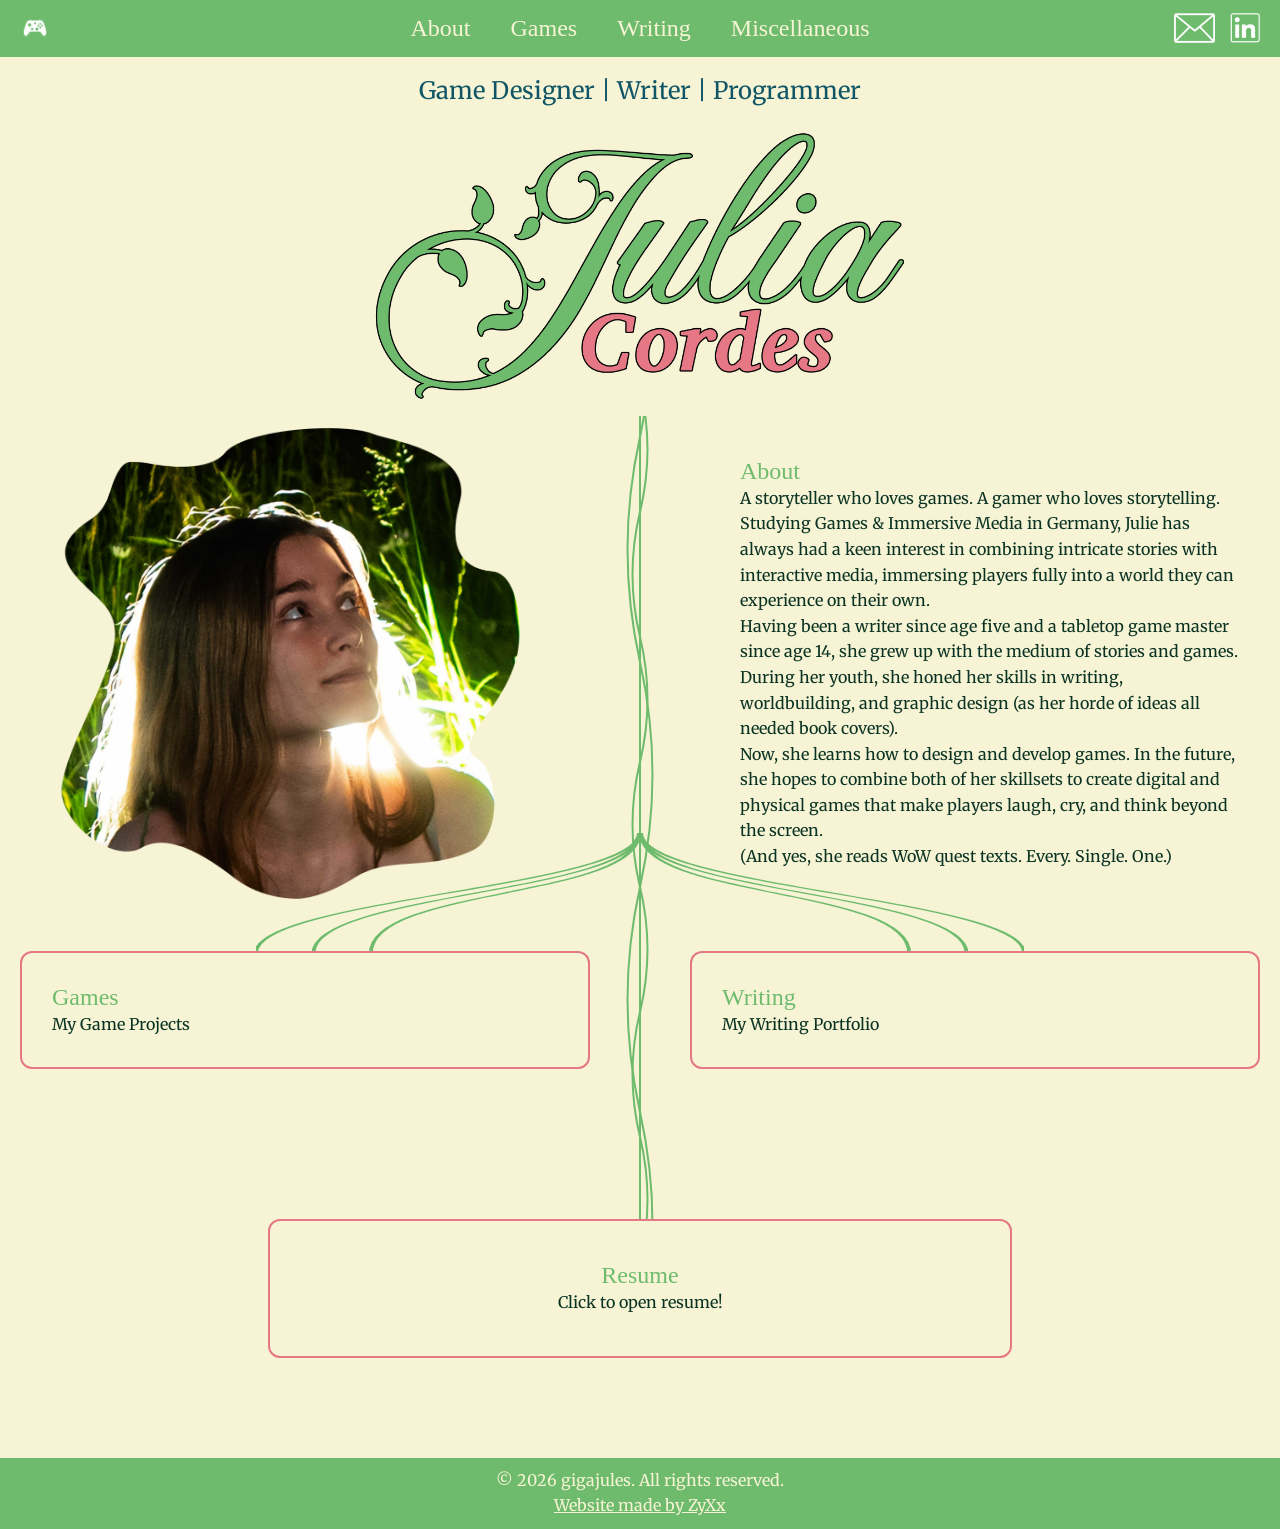
<file: index.html>
<!DOCTYPE html>
<html lang="en">

<head>
    <meta charset="UTF-8">
    <link rel="icon" href="img/logo.png" type="image/x-icon">
    <meta name="viewport" content="width=device-width, initial-scale=1.0">
    <title>Portfolio</title>
    <link rel="stylesheet" href="style/basestyle.css">
    <link rel="stylesheet" href="style/indexstyle.css">
    <link rel="stylesheet" href="style/navbar.css">
    <link rel="preconnect" href="https://fonts.googleapis.com">
    <link rel="preconnect" href="https://fonts.gstatic.com" crossorigin>
    <link href="https://fonts.googleapis.com/css2?family=Tapestry&display=swap" rel="stylesheet">
    <link href="https://fonts.googleapis.com/css2?family=Alegreya:ital,wght@0,400..900;1,400..900&display=swap"
        rel="stylesheet">
</head>

<body>
    <header>
    <nav class="main-nav">
        <a href="./index.html" class="nav-logo"><img src="img/logo.png" alt="Logo"></a>
        
        <ul class="nav-list">
            <li><a href="./index.html" class="nav-link">About</a></li>
            <li><a href="./pages/games.html" class="nav-link">Games</a></li>
            <li><a href="./pages/writing.html" class="nav-link">Writing</a></li>
            <li><a href="./pages/misc.html" class="nav-link">Miscellaneous</a></li>
        </ul>
        
        <ul class="social-list">
            <li><a href="mailto:juliacordes265@gmail.com" target="_blank"><img src="img/mail.png" alt="Email"></a></li>
            <li><a href="https://www.linkedin.com/in/julia-cordes-853bbb320/" target="_blank"><img src="img/linkedin.png" alt="LinkedIn"></a></li>
        </ul>
    </nav>
</header>

    <main>
        <h3 class="pre-title center">Game Designer | Writer | Programmer</h3>
        <img class="center" src="./img/JuliaName.png" alt="zentriertes Bild" height="300px">

        <!-- Haupt-Wrapper, der die Linie zentriert -->
        <div class="tree-wrapper">

            <!-- Die durchgehende Linie (mittlerer Ast) -->
            <div class="center-line">
                <svg class="stem-svg" preserveAspectRatio="none" viewBox="0 0 10 1000">
                    <defs>
                        <pattern id="stem-pattern" width="10" height="140" patternUnits="userSpaceOnUse">
                            <!-- Längere, sanftere Bögen durch eine größere Musterhöhe (140px statt 60px) -->
                            <path d="M5,0 Q10,35 5,70 Q0,105 5,140" stroke="var(--color-accent-green)" stroke-width="2"
                                fill="none" stroke-linecap="round" />
                        </pattern>
                    </defs>
                    <rect width="10" height="100%" fill="url(#stem-pattern)" />
                </svg>
            </div>
            <section class="about">
                <div class="about-img">
                    <img src="img/JuliePic.jpg" alt="Profile Picture" class="mask-layer">
                </div>
                <div class="about-text">
                    <h2>About</h2>
                    <p>A storyteller who loves games. A gamer who loves storytelling.
                        <br>Studying Games & Immersive Media in Germany, Julie has always had a keen interest in
                        combining intricate stories with interactive media, immersing players fully into a world they can experience on their own.
                        <br>Having been a writer since age five and a tabletop game master since age 14, she grew up
                        with the medium of stories and games. During her youth, she honed her skills in writing,
                        worldbuilding, and graphic design (as her horde of ideas all needed book covers).
                        <br>Now, she learns how to design and develop games. In the future, she hopes to combine both of
                        her skillsets to create digital and physical games that make players laugh, cry, and think
                        beyond the screen.
                        <br>(And yes, she reads WoW quest texts. Every. Single. One.)
                    </p>
                </div>
            </section>

            <section class="split-section">
                <a href="./pages/games.html" class="split-box left-branch">
                    <!-- <div class="preview-wrapper"></div> -->
                    <h2>Games</h2>
                    <p>My Game Projects</p>
                </a>

                <a href="./pages/writing.html" class="split-box right-branch">
                    <!-- <div class="preview-wrapper"></div> -->
                    <h2>Writing</h2>
                    <p>My Writing Portfolio</p>
                </a>
            </section>

            <section class="final-section">
                <a href="./docs/JuliaCordes_Resume.pdf" class="final-box">
                    <h2>Resume</h2>
                    <p>Click to open resume!</p>
                </a>
            </section>

        </div>
    </main>

    <footer>
        <p class="footer-text">&copy; 2026 gigajules. All rights reserved.</p>
        <a href="https://blog.zyxxcreative.de" target="_blank" class="footer-text">Website made by ZyXx</a>
    </footer>
</body>

</html>
</file>
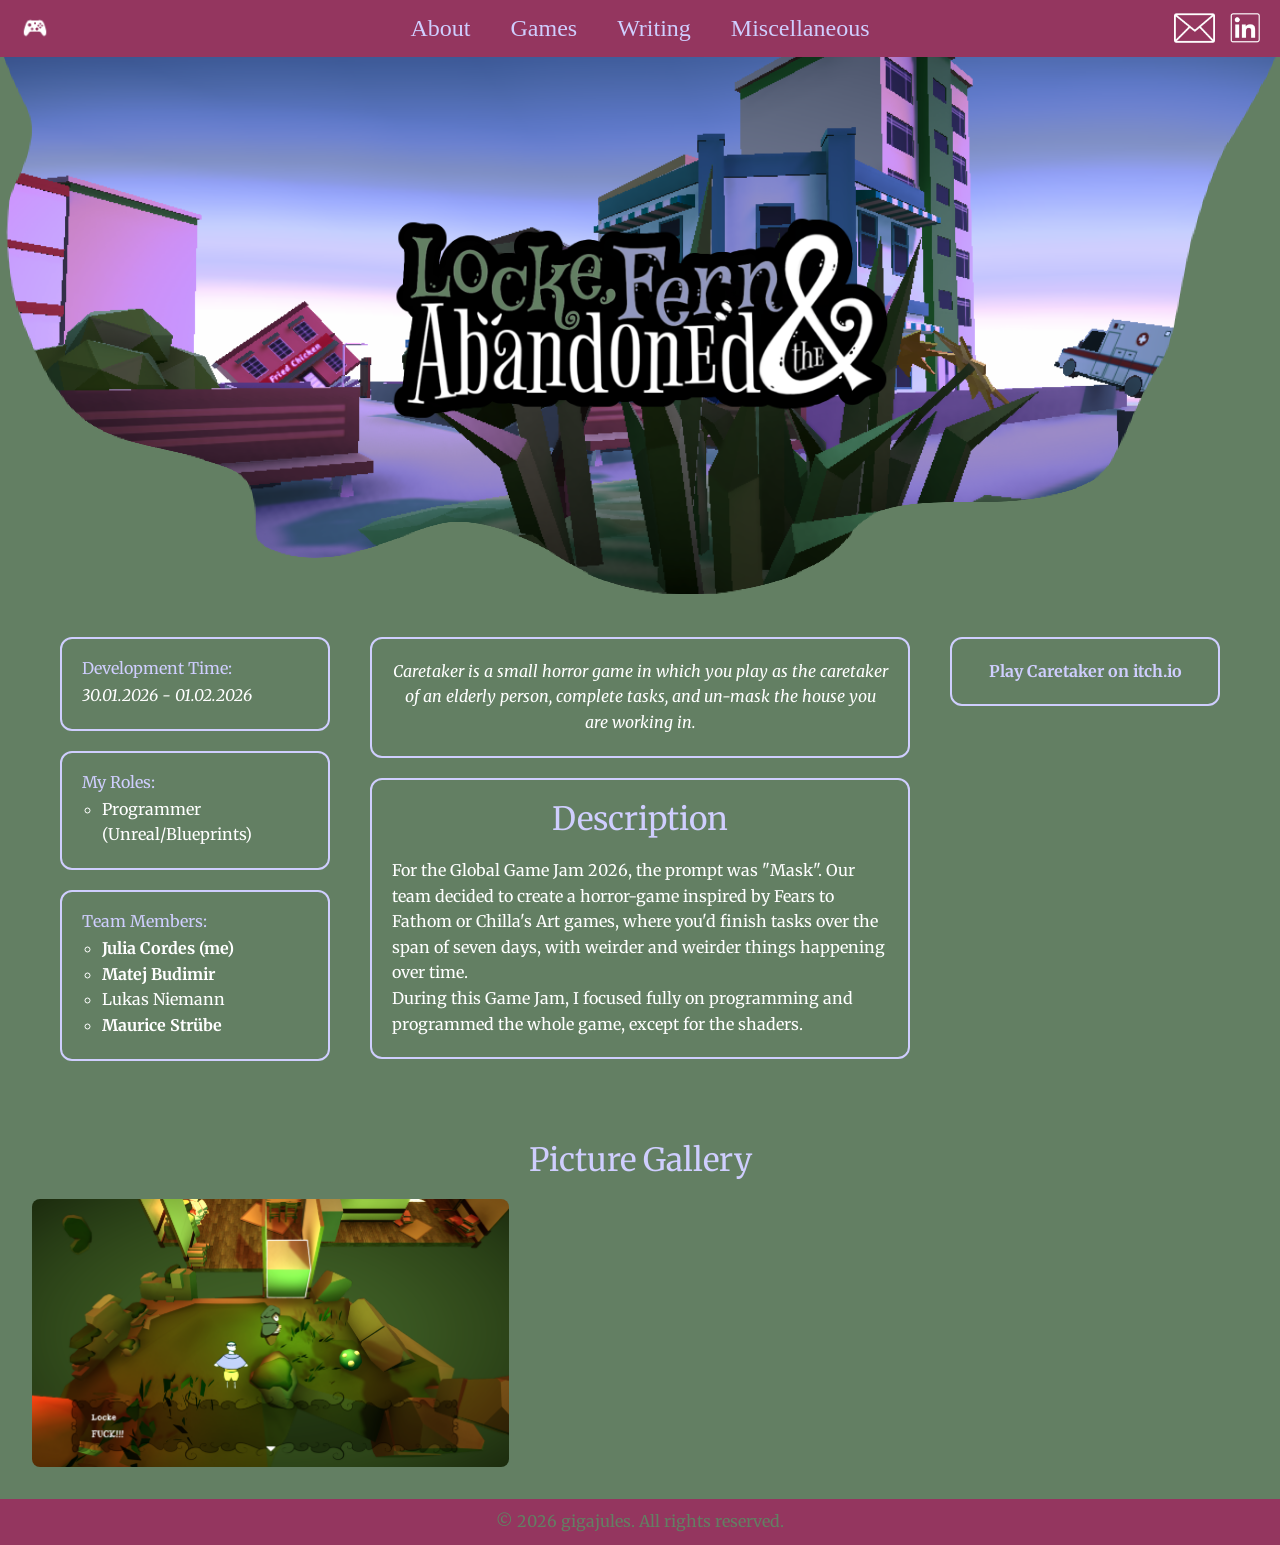
<file: pages/caretaker.html>
<!DOCTYPE html>
<html lang="en">
    <head>
        <meta charset="UTF-8">
        <link rel="icon" href="../img/logo.png" type="image/x-icon">
        <meta name="viewport" content="width=device-width, initial-scale=1.0">
        <title>Portfolio</title>
        <link rel="stylesheet" href="../style/basestyle.css">
        <link rel="stylesheet" href="../style/navbar.css">
        <link rel="stylesheet" href="../style/gameprojectstyle.css">
        <link rel="preconnect" href="https://fonts.googleapis.com">
        <link rel="preconnect" href="https://fonts.gstatic.com" crossorigin>
        <link href="https://fonts.googleapis.com/css2?family=Tapestry&display=swap" rel="stylesheet">
        <link href="https://fonts.googleapis.com/css2?family=Alegreya:ital,wght@0,400..900;1,400..900&display=swap" rel="stylesheet">
        <style>
        :root {
            --color-bg: #637f63;
            --color-accent-green: #94365f;
            --color-title: #cfcefe;
            --color-text: #ffffff;
            --hero-bg: url('../img/LockeFernHero.png');
        }
        </style>
    </head>
    <body>
        <header>
            <nav class="main-nav">
                <a href="../index.html" class="nav-logo"><img src="../img/logo.png" alt="Logo"></a>

                <ul class="nav-list">
                    <li><a href="../index.html" class="nav-link">About</a></li>
                    <li><a href="./games.html" class="nav-link">Games</a></li>
                    <li><a href="./writing.html" class="nav-link">Writing</a></li>
                    <li><a href="./misc.html" class="nav-link">Miscellaneous</a></li>
                </ul>

                <ul class="social-list">
                    <li><a href="mailto:juliacordes265@gmail.com" target="_blank"><img src="../img/mail.png" alt="Email"></a></li>
                    <li><a href="https://www.linkedin.com/in/julia-cordes-853bbb320/" target="_blank"><img src="../img/linkedin.png" alt="LinkedIn"></a></li>
                </ul>
            </nav>
        </header>
        <main>
            <section class="project-hero">
                <div class="hero-bg"></div>
                <img src="../img/LockeFernLogo.png" alt="LockeFern Logo" class="hero-logo">
            </section>
            <section class="project-details">
                <!-- LINKE SPALTE -->
                <div class="col-left">
                    <div class="info-box">
                        <p><h4>Development Time:</h4></p>
                        <p><i>30.01.2026 - 01.02.2026</i></p>
                    </div>
                    <div class="info-box">
                        <p><h4>My Roles:</h4></p>
                        <ul>
                            <li>Programmer (Unreal/Blueprints)</li>
                        </ul>
                    </div>
                    <div class="info-box">
                        <p><h4>Team Members:</h4></p>
                        <ul>
                            <li><a href=https://www.linkedin.com/in/julia-cordes-853bbb320/>Julia Cordes (me)</a></li>
                            <li><a href="https://www.linkedin.com/in/matbudimir//">Matej Budimir</a></li>
                            <li>Lukas Niemann</li>
                            <li><a href="https://www.linkedin.com/in/maurice-str%C3%BCbe-a808b0401/">Maurice Strübe</a></li>
                        </ul>
                    </div>
                </div>
            
                <!-- MITTLERE SPALTE -->
                <div class="col-center">
                    <div class="info-box">
                        <p class="center"><i>Caretaker is a small horror game in which you play as the caretaker of an elderly person, complete tasks, and un-mask the house you are working in.</i></p>
                    </div>
                    <div class="info-box">
                        <h1 class="center">Description</h1>
                        <p>For the Global Game Jam 2026, the prompt was "Mask". Our team decided to create a horror-game inspired by Fears to Fathom or Chilla's Art games, where you'd finish tasks over the span of seven days, with weirder and weirder things happening over time. 
                            <br>During this Game Jam, I focused fully on programming and programmed the whole game, except for the shaders.
                        </p>
                    </div>
                </div>
            
                <!-- RECHTE SPALTE -->
                <div class="col-right">
                    <div class="info-box steam-link center">
                        <a href="https://muqmuq.itch.io/locke-fern-and-the-abandoned" target="_blank">Play Caretaker on itch.io</a>
                    </div>
                </div>
            
            </section>
            <section class="screenshot-gallery">
                <h1 class="center">Picture Gallery</h1>
                <div class="screenshot-grid">
                    <img src="../img/LockeFernPic3.png" alt="Gallery 5" class="span-2">
                </div>
            </section>
        </main>
        <footer>
            <p class="footer-text">&copy; 2026 gigajules. All rights reserved.</p>
        </footer>
        <div id="lightbox" class="lightbox">
            <span class="lightbox-close">&times;</span>
            <img class="lightbox-content" id="lightbox-img">
        </div>
        <script src="../script/script.js"></script>
    </body>
</html>
</file>
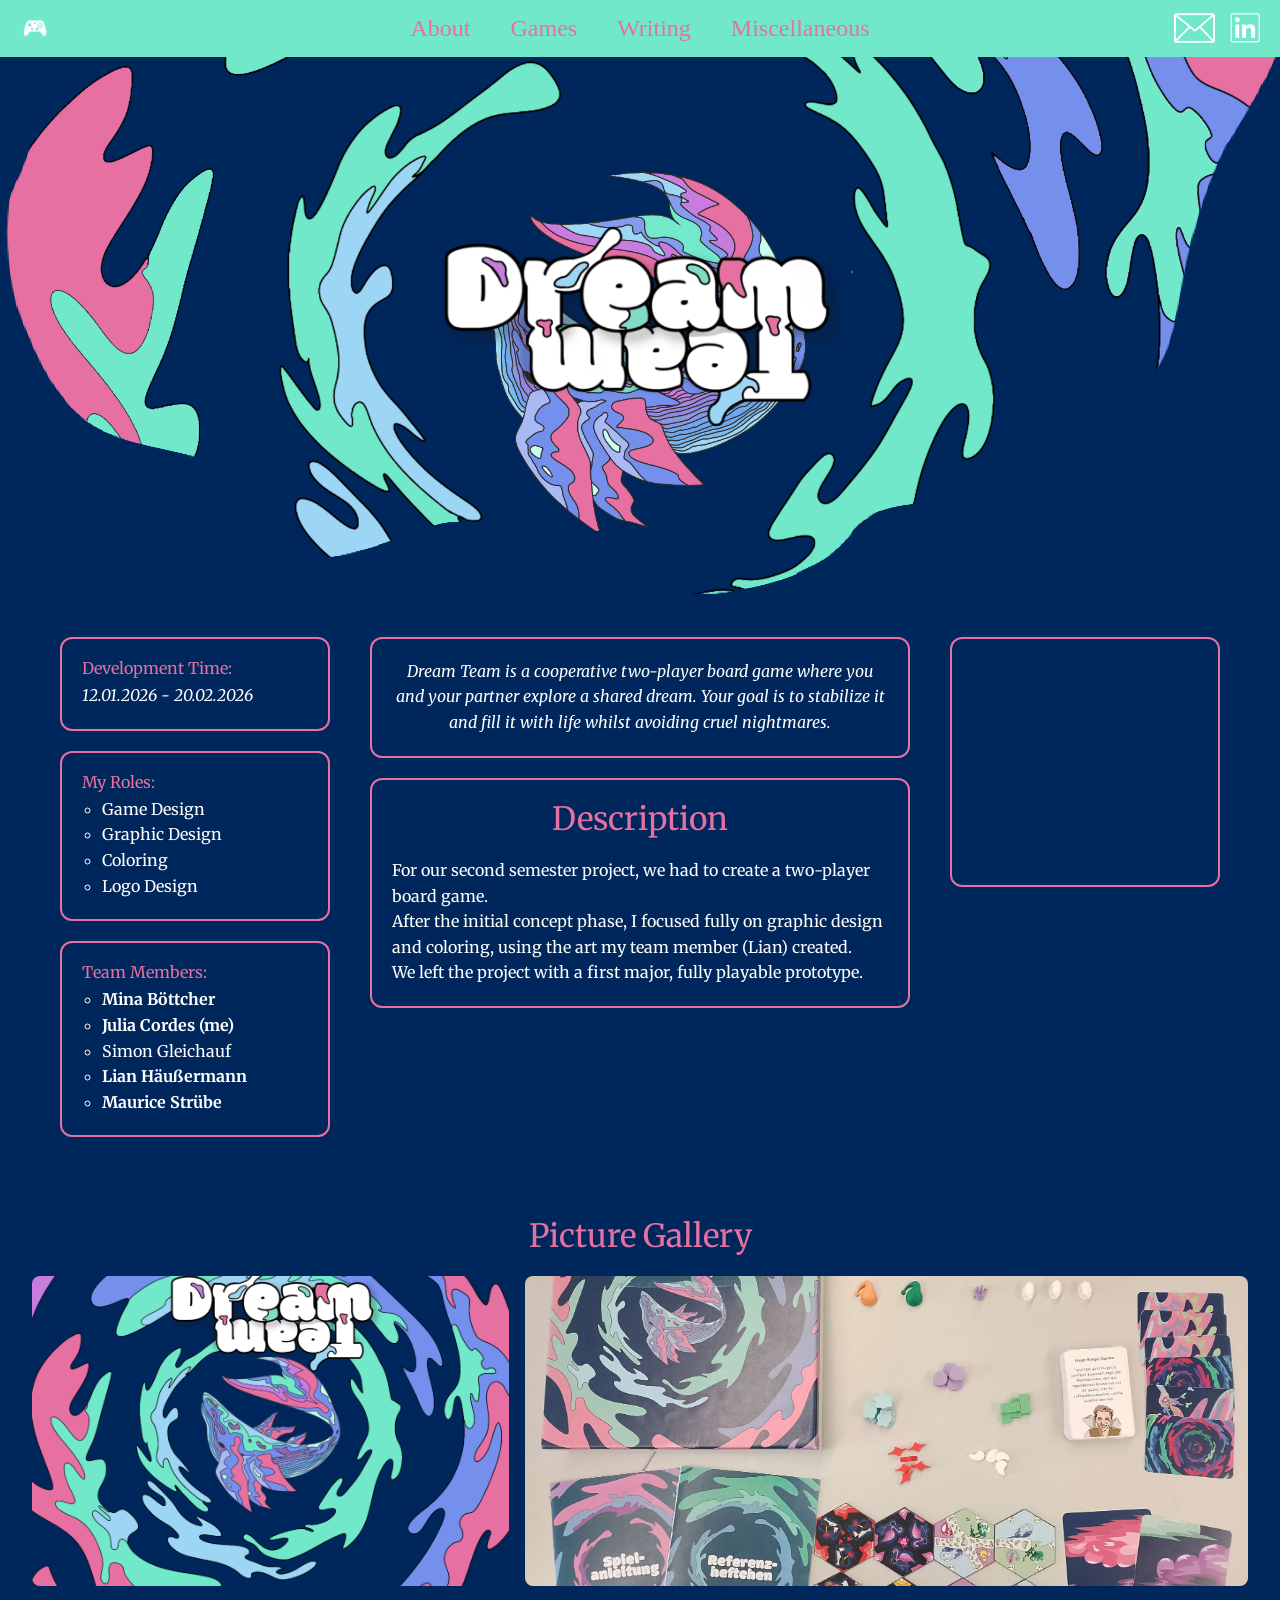
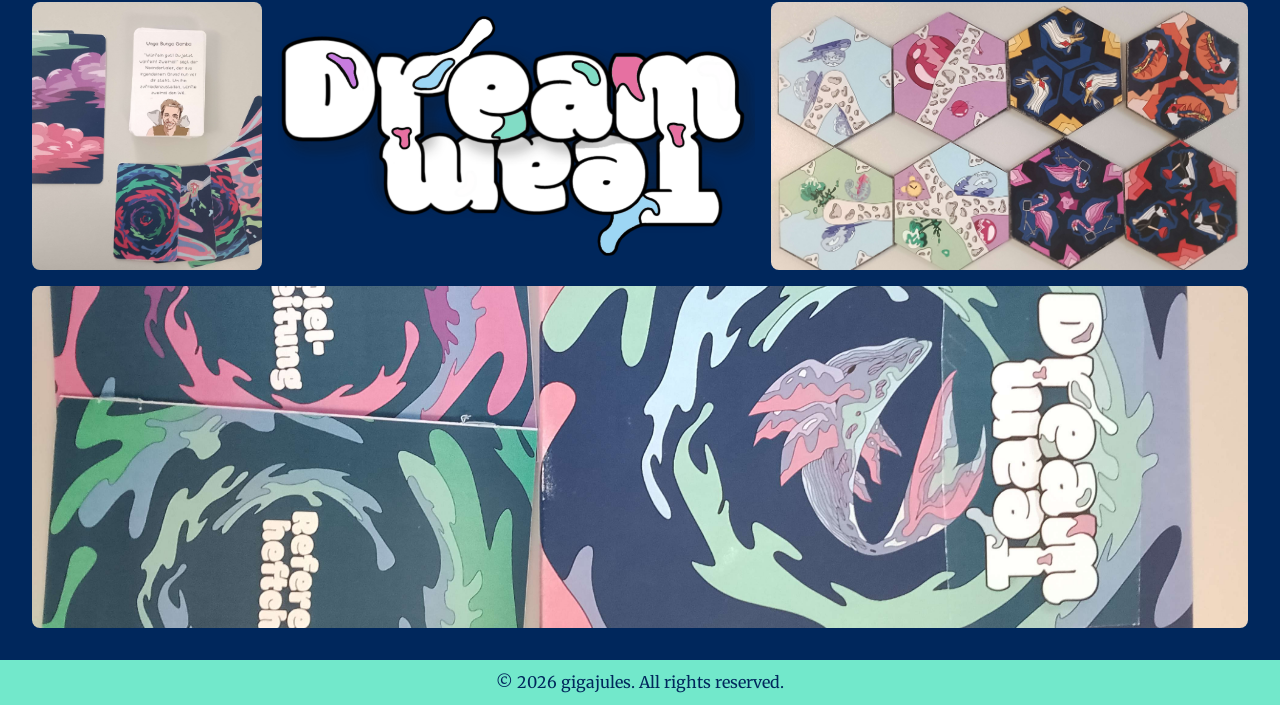
<file: pages/dreamteam.html>
<!DOCTYPE html>
<html lang="en">
    <head>
        <meta charset="UTF-8">
        <link rel="icon" href="../img/logo.png" type="image/x-icon">
        <meta name="viewport" content="width=device-width, initial-scale=1.0">
        <title>Portfolio</title>
        <link rel="stylesheet" href="../style/basestyle.css">
        <link rel="stylesheet" href="../style/navbar.css">
        <link rel="stylesheet" href="../style/gameprojectstyle.css">
        <link rel="preconnect" href="https://fonts.googleapis.com">
        <link rel="preconnect" href="https://fonts.gstatic.com" crossorigin>
        <link href="https://fonts.googleapis.com/css2?family=Tapestry&display=swap" rel="stylesheet">
        <link href="https://fonts.googleapis.com/css2?family=Alegreya:ital,wght@0,400..900;1,400..900&display=swap" rel="stylesheet">
        <style>
        :root {
            --color-bg: #00275c;
            --color-accent-green: #72e8cb;
            --color-title: #e670a1;
            --color-text: #ffffff;
            --hero-bg: url('../img/DreamTeamHeroNew.png');
        }
        </style>
    </head>
    <body>
        <header>
            <nav class="main-nav">
                <a href="../index.html" class="nav-logo"><img src="../img/logo.png" alt="Logo"></a>

                <ul class="nav-list">
                    <li><a href="../index.html" class="nav-link">About</a></li>
                    <li><a href="./games.html" class="nav-link">Games</a></li>
                    <li><a href="./writing.html" class="nav-link">Writing</a></li>
                    <li><a href="./misc.html" class="nav-link">Miscellaneous</a></li>
                </ul>

                <ul class="social-list">
                    <li><a href="mailto:juliacordes265@gmail.com" target="_blank"><img src="../img/mail.png" alt="Email"></a></li>
                    <li><a href="https://www.linkedin.com/in/julia-cordes-853bbb320/" target="_blank"><img src="../img/linkedin.png" alt="LinkedIn"></a></li>
                </ul>
            </nav>
        </header>
        <main>
            <section class="project-hero">
                <div class="hero-bg"></div>
                <img src="../img/DreamTeamLogo.png" alt="DreamTeam Logo" class="hero-logo">
            </section>
            <section class="project-details">
                <!-- LINKE SPALTE -->
                <div class="col-left">
                    <div class="info-box">
                        <p><h4>Development Time:</h4></p>
                        <p><i>12.01.2026 - 20.02.2026</i></p>
                    </div>
                    <div class="info-box">
                        <p><h4>My Roles:</h4></p>
                        <ul>
                            <li>Game Design</li>
                            <li>Graphic Design</li>
                            <li>Coloring</li>
                            <li>Logo Design</li>
                        </ul>
                    </div>
                    <div class="info-box">
                        <p><h4>Team Members:</h4></p>
                        <ul>
                            <li><a href=https://www.linkedin.com/in/mina-luna-b%C3%B6ttcher>Mina Böttcher</a></li>
                            <li><a href=https://www.linkedin.com/in/julia-cordes-853bbb320>Julia Cordes (me)</a></li>
                            <li>Simon Gleichauf</li>
                            <li><a href="https://www.linkedin.com/in/lian-h%C3%A4u%C3%9Fermann-33394b357/">Lian Häußermann</a></li>
                            <li><a href="https://www.linkedin.com/in/maurice-str%C3%BCbe-a808b0401/">Maurice Strübe</a></li>
                        </ul>
                    </div>
                </div>
            
                <!-- MITTLERE SPALTE -->
                <div class="col-center">
                    <div class="info-box">
                        <p class="center"><i>Dream Team is a cooperative two-player board game where you and your partner explore a shared dream. Your goal is to stabilize it and fill it with life whilst avoiding cruel nightmares.</i></p>
                    </div>
                    <div class="info-box">
                        <h1 class="center">Description</h1>
                        <p>For our second semester project, we had to create a two-player board game. 
                            <br>After the initial concept phase, I focused fully on graphic design and coloring, using the art my team member (Lian) created.
                            <br>We left the project with a first major, fully playable prototype.
                        </p>
                    </div>
                </div>
            
                <!-- RECHTE SPALTE -->
                <div class="col-right">
                    <div class="video-container">
                        <!-- Das iframe auf 100% Breite setzen, damit es ins Grid passt -->
                        <iframe width="100%" height="250" src="https://www.youtube.com/embed/your-video-id" frameborder="0" allowfullscreen></iframe>
                    </div>
                </div>
            
            </section>
            <section class="screenshot-gallery">
                <h1 class="center">Picture Gallery</h1>
                <div class="screenshot-grid">
                    <img src="../img/DreamTeam_BoxCover.png" alt="Gallery 5" class="span-2">
                    <img src="../img/DreamTeam_Overview.jpg" alt="Gallery 6" class="span-3">
                    <img src="../img/DreamTeam_Cards.jpg" alt="Gallery8" class="span-1">
                    <img src="../img/DreamTeamLogo.png" alt="Gallery 3" class="span-2">
                    <img src="../img/DreamTeam_Hexas.jpg" alt="Gallery 4" class="span-2">
                    <img src="../img/DreamTeam_BoxHeftchen.jpg" alt="Gallery 1" class="span-5">
                </div>
            </section>
        </main>
        <footer>
            <p class="footer-text">&copy; 2026 gigajules. All rights reserved.</p>
        </footer>
        <div id="lightbox" class="lightbox">
            <span class="lightbox-close">&times;</span>
            <img class="lightbox-content" id="lightbox-img">
        </div>
        <script src="../script/script.js"></script>
    </body>
</html>
</file>
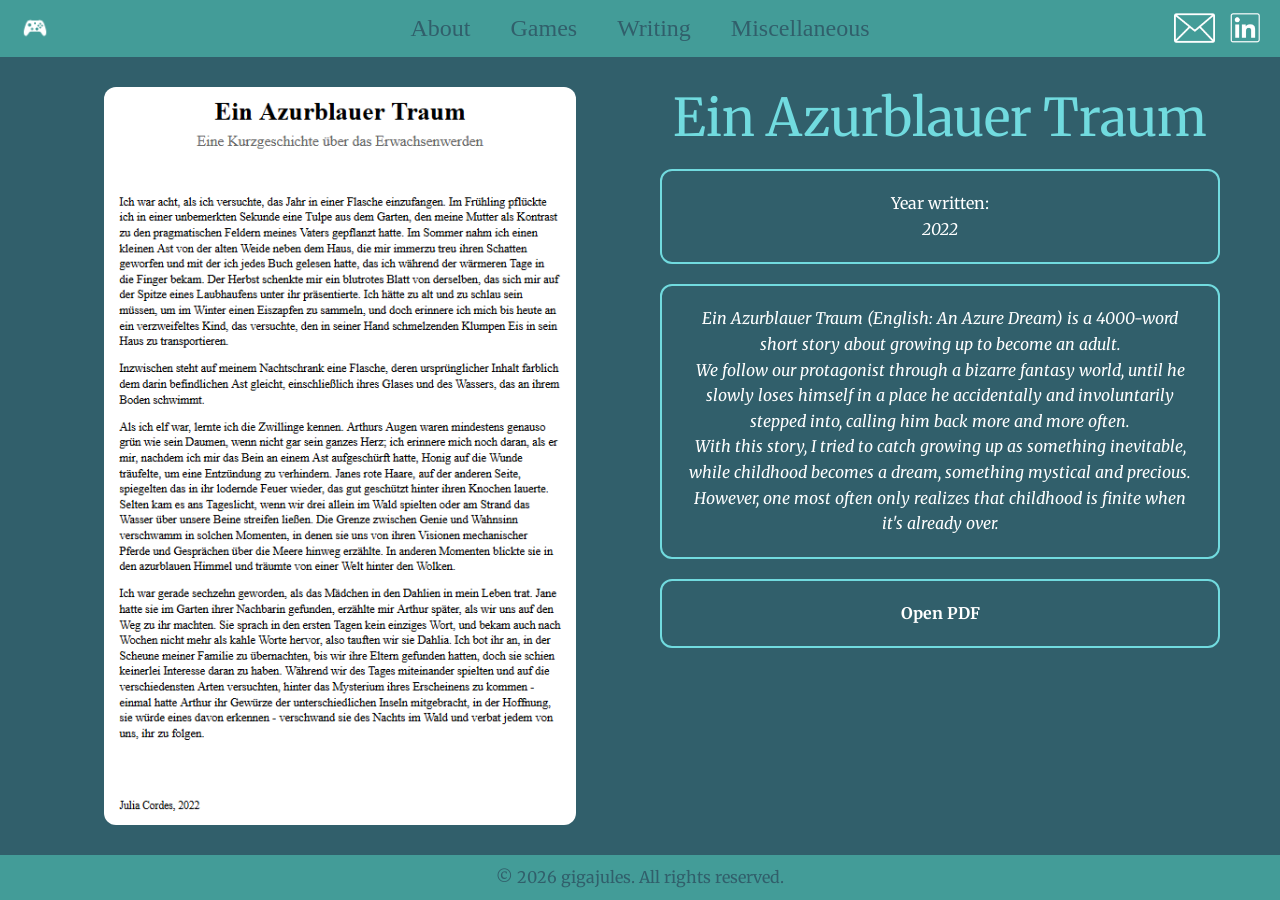
<file: pages/einazurblauertraum.html>
<!DOCTYPE html>
<html lang="en">
    <head>
        <meta charset="UTF-8">
        <link rel="icon" href="../img/logo.png" type="image/x-icon">
        <meta name="viewport" content="width=device-width, initial-scale=1.0">
        <title>Portfolio</title>
        <link rel="stylesheet" href="../style/basestyle.css">
        <link rel="stylesheet" href="../style/navbar.css">
        <link rel="stylesheet" href="../style/writingprojectstyle.css">
        <link rel="preconnect" href="https://fonts.googleapis.com">
        <link rel="preconnect" href="https://fonts.gstatic.com" crossorigin>
        <link href="https://fonts.googleapis.com/css2?family=Tapestry&display=swap" rel="stylesheet">
        <link href="https://fonts.googleapis.com/css2?family=Alegreya:ital,wght@0,400..900;1,400..900&display=swap" rel="stylesheet">
        <style>
        :root {
            --color-bg: #315f6b;
            --color-accent-green: #439c98;
            --color-title: #71dbdf;
            --color-text: #ffffff;
            --hero-bg: url('../img/InertiaHero.jpg');
        }
        </style>
    </head>
    <body>
        <header>
            <nav class="main-nav">
                <a href="../index.html" class="nav-logo"><img src="../img/logo.png" alt="Logo"></a>

                <ul class="nav-list">
                    <li><a href="../index.html" class="nav-link">About</a></li>
                    <li><a href="./games.html" class="nav-link">Games</a></li>
                    <li><a href="./writing.html" class="nav-link">Writing</a></li>
                    <li><a href="./misc.html" class="nav-link">Miscellaneous</a></li>
                </ul>

                <ul class="social-list">
                    <li><a href="mailto:juliacordes265@gmail.com" target="_blank"><img src="../img/mail.png" alt="Email"></a></li>
                    <li><a href="https://www.linkedin.com/in/julia-cordes-853bbb320/" target="_blank"><img src="../img/linkedin.png" alt="LinkedIn"></a></li>
                </ul>
            </nav>
        </header>
        <main>
            <section class="project-details">
                <!-- LINKE SPALTE -->
                <div class="col-left">
                    <a href="../docs/EinAzurblauerTraum.pdf" target="_blank" class="image-link">
                        <img src="../img/EinAzurblauerTraumPreview.png" alt="Mikrokosmos Cover" class="preview-image">
                    </a>
                </div>
                <!-- RECHTE SPALTE -->
                <div class="col-right">
                    <h1 class="title center">Ein Azurblauer Traum</h1>
                    <div class="info-box">
                        <p class="date center">Year written: <i>2022</i></p>
                    </div>
                    <div class="info-box">
                        <p class="project-description center"><i>Ein Azurblauer Traum (English: An Azure Dream) is a 4000-word short story about growing up to become an adult.
                            <br>We follow our protagonist through a bizarre fantasy world, until he slowly loses himself in a place he accidentally and involuntarily stepped into, calling him back more and more often.
                            <br>With this story, I tried to catch growing up as something inevitable, while childhood becomes a dream, something mystical and precious. However, one most often only realizes that childhood is finite when it's already over.
                        </i></p>
                    </div>
                    <a href="../docs/EinAzurblauerTraum.pdf" target="_blank" class="info-box center download-box">
                        Open PDF
                    </a>
                </div>
            
            </section>
        </main>
        <footer>
            <p class="footer-text">&copy; 2026 gigajules. All rights reserved.</p>
        </footer>
    </body>
</html>
</file>
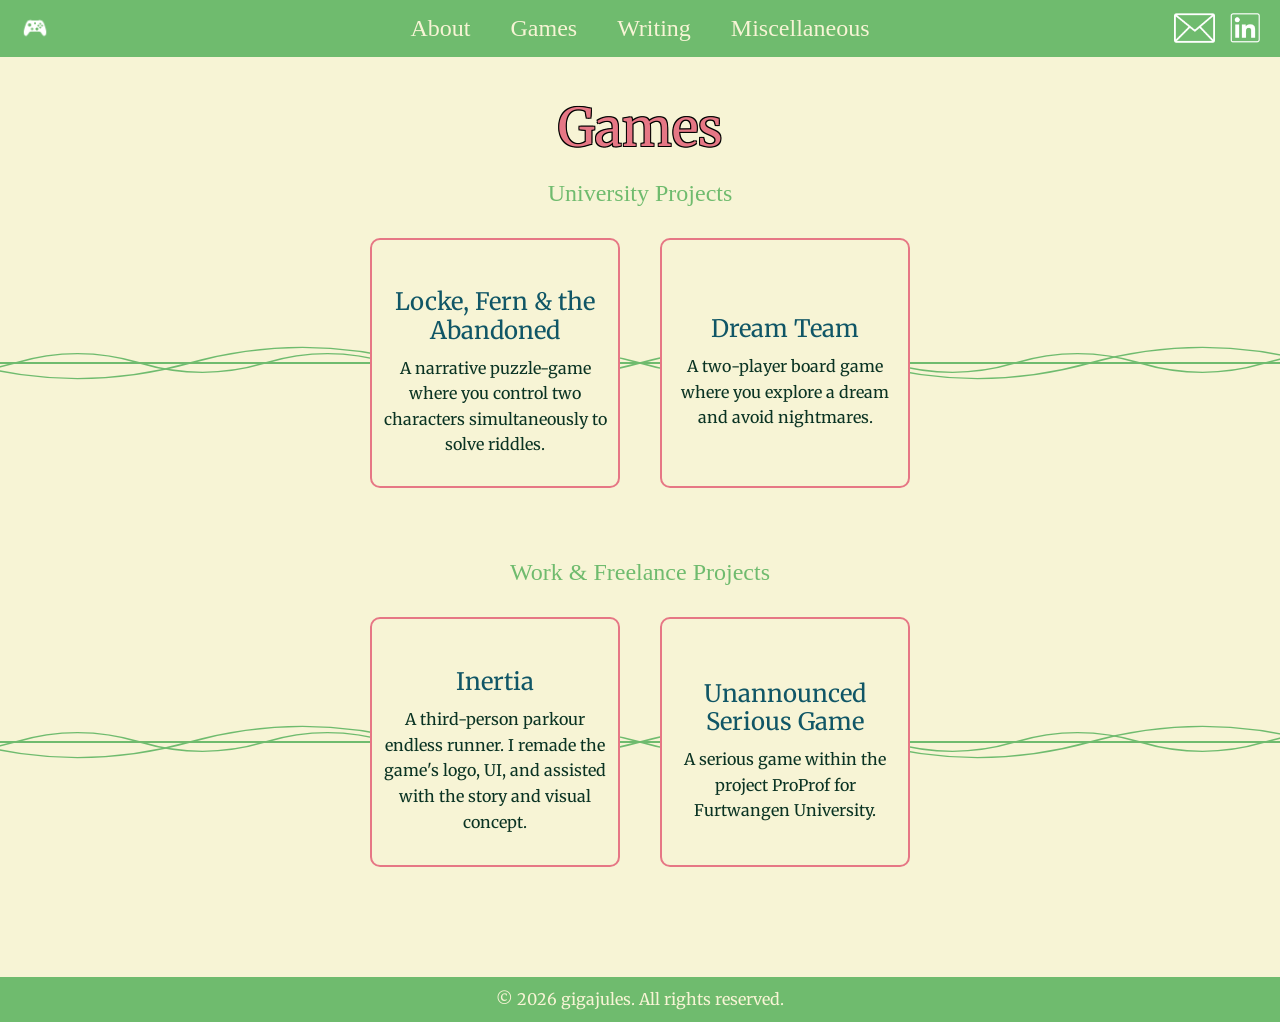
<file: pages/games.html>
<!DOCTYPE html>
<html lang="en">
<head>
    <meta charset="UTF-8">
    <link rel="icon" href="../img/logo.png" type="image/x-icon">
    <meta name="viewport" content="width=device-width, initial-scale=1.0">
    <title>Portfolio</title>
    <link rel="stylesheet" href="../style/basestyle.css">
    <link rel="stylesheet" href="../style/gamestyle.css">
    <link rel="stylesheet" href="../style/navbar.css">
    <link rel="preconnect" href="https://fonts.googleapis.com">
    <link rel="preconnect" href="https://fonts.gstatic.com" crossorigin>
    <link href="https://fonts.googleapis.com/css2?family=Tapestry&display=swap" rel="stylesheet">
    <link href="https://fonts.googleapis.com/css2?family=Alegreya:ital,wght@0,400..900;1,400..900&display=swap" rel="stylesheet">
</head>
<body>
    <header>
    <nav class="main-nav">
        <a href="../index.html" class="nav-logo"><img src="../img/logo.png" alt="Logo"></a>
        
        <ul class="nav-list">
            <li><a href="../index.html" class="nav-link">About</a></li>
            <li><a href="./games.html" class="nav-link">Games</a></li>
            <li><a href="./writing.html" class="nav-link">Writing</a></li>
            <li><a href="./misc.html" class="nav-link">Miscellaneous</a></li>
        </ul>
        
        <ul class="social-list">
            <li><a href="mailto:juliacordes265@gmail.com" target="_blank"><img src="../img/mail.png" alt="Email"></a></li>
            <li><a href="https://www.linkedin.com/in/julia-cordes-853bbb320/" target="_blank"><img src="../img/linkedin.png" alt="LinkedIn"></a></li>
        </ul>
    </nav>
</header>

<main>
    <h1 class="title center stronk">Games</h1>

    <!-- Erste Kategorie -->
    <section class="game-category">
        <h2 class="center">University Projects</h2>
        <div class="grid-container">
            
            <a href="./lockefern.html" class="game-square" style="--mask-bg:url('../img/LockeFernPreview.png')">
                <div class="square-content">
                    <h3 class="pre-title">Locke, Fern & the Abandoned</h3>
                    <p>A narrative puzzle-game where you control two characters simultaneously to solve riddles.</p>
                </div>
                <div class="preview-wrapper lockefern-preview"></div>
            </a>
            <a href="./dreamteam.html" class="game-square" style="--mask-bg:url('../img/DreamTeamPreview.png')">
                <div class="square-content">
                    <h3 class="pre-title">Dream Team</h3>
                    <p>A two-player board game where you explore a dream and avoid nightmares.</p>
                </div>
                <div class="preview-wrapper lockefern-preview"></div>
            </a>
        </div>
    </section>

    <!-- Zweite Kategorie
    <section class="game-category">
        <h2 class="center">Game Jams</h2>
        <div class="grid-container">
            <a href="./caretaker.html" class="game-square">
                <div class="square-content">
                    <h3 class="pre-title">Caretaker</h3>
                    <p>A short horror-game where you finish tasks over multiple days while uncovering a terrifying truth.</p>
                </div>
                <div class="preview-wrapper"></div>
            </a>
        </div>
    </section>

    <!-- Dritte Kategorie -->
    <section class="game-category">
        <h2 class="center">Work & Freelance Projects</h2>
        <div class="grid-container">
            <a href="./inertia.html" class="game-square" style="--mask-bg:url('../img/inertiapreview.png')"">
                <div class="square-content">
                    <h3 class="pre-title">Inertia</h3>
                    <p>A third-person parkour endless runner. I remade the game's logo, UI, and assisted with the story and visual concept.</p>
                </div>
                <div class="preview-wrapper"></div>
            </a>

            <a class="game-square" style="--mask-bg:url('../img/HFUPreview.png')"">
                <div class="square-content">
                    <h3 class="pre-title">Unannounced Serious Game</h3>
                    <p>A serious game within the project ProProf for Furtwangen University.</p>
                </div>
                <div class="preview-wrapper"></div>
            </a>
        </div>
    </section>
</main>

    <footer>
        <p class="footer-text">&copy; 2026 gigajules. All rights reserved.</p>
    </footer>
</body>
</html>
</file>
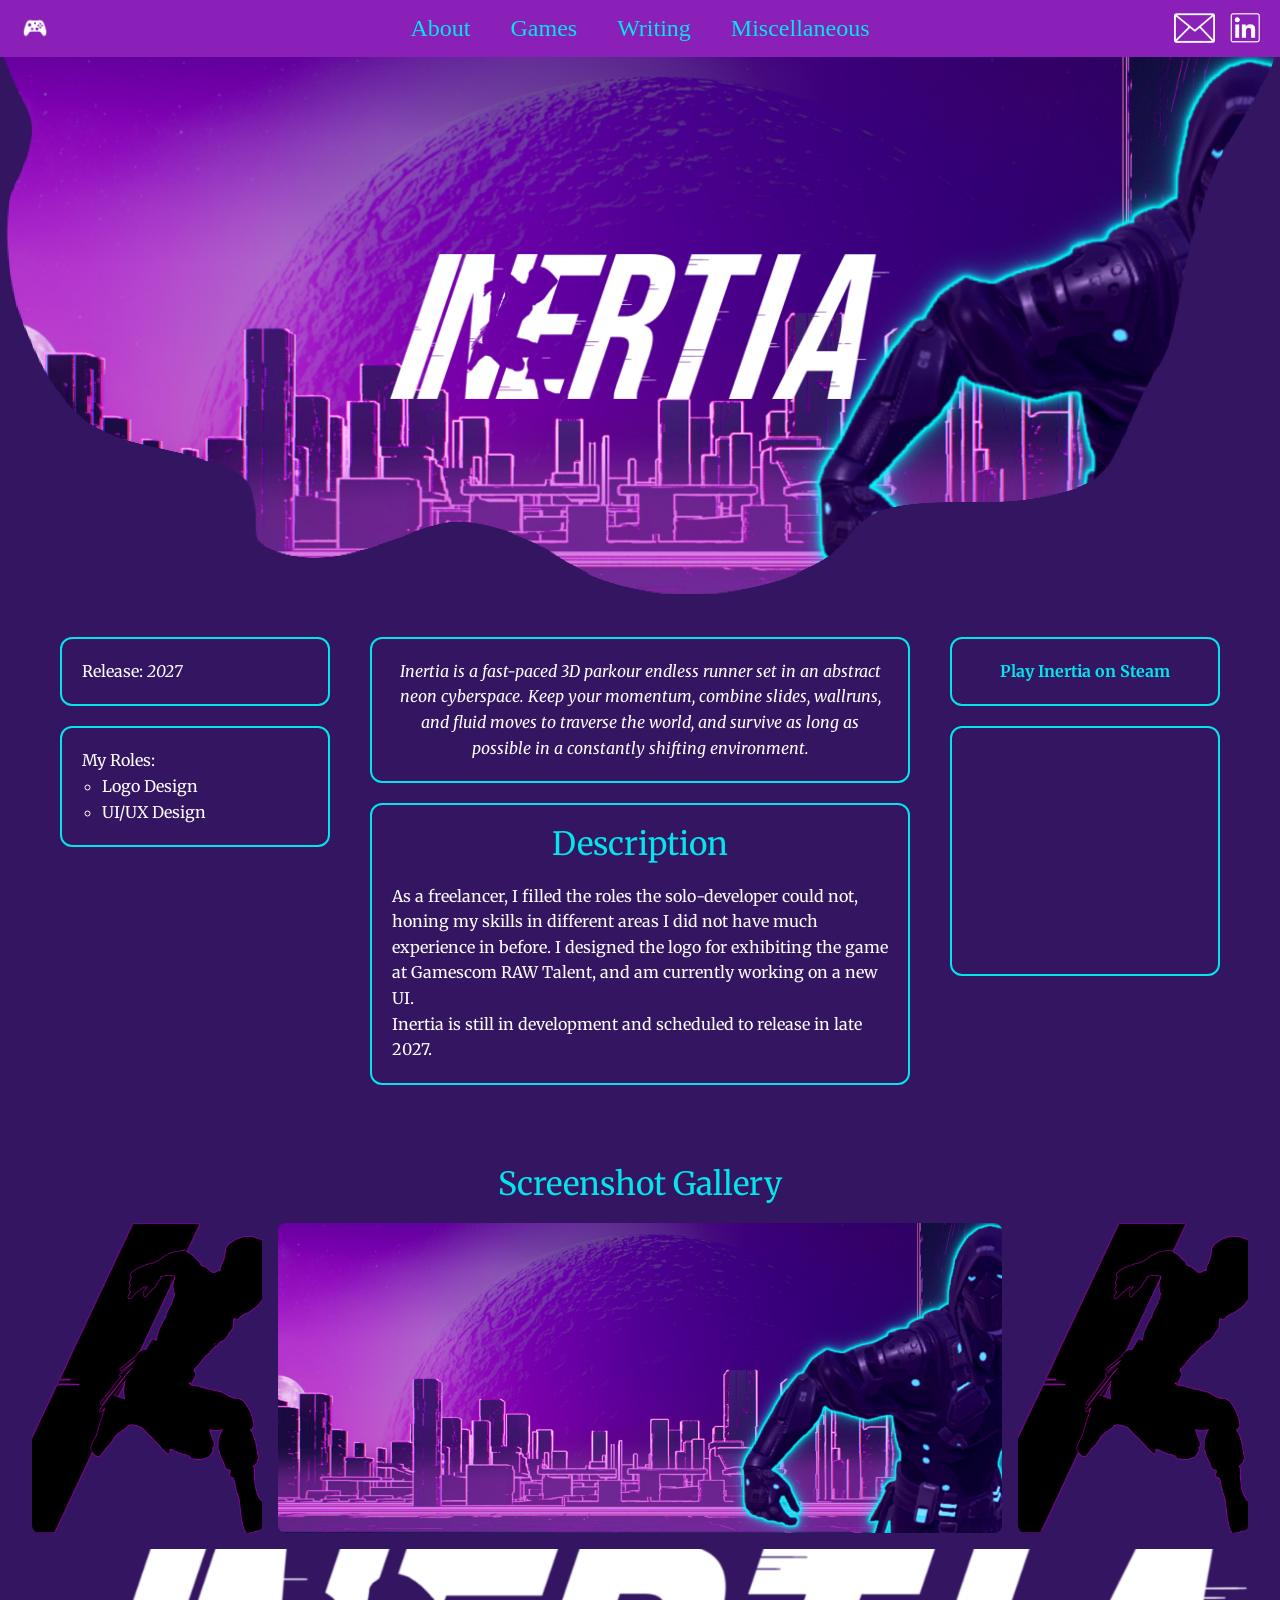
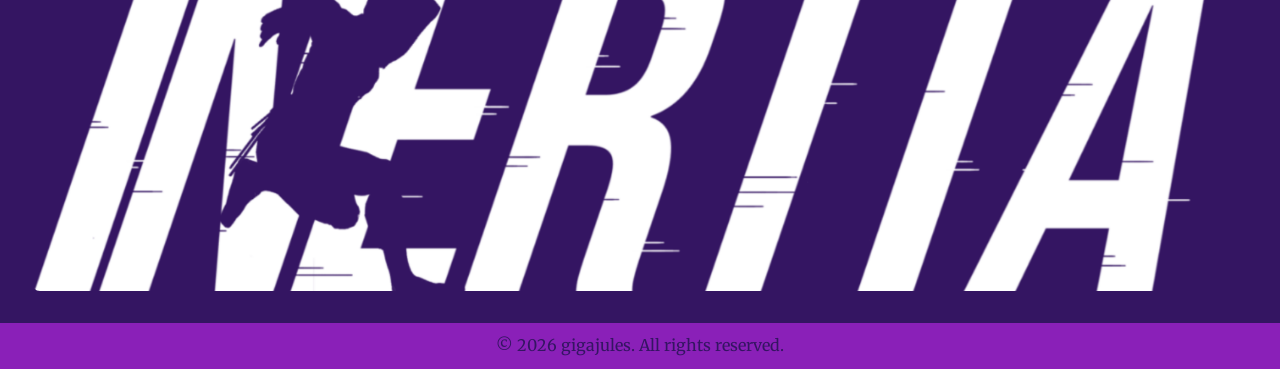
<file: pages/inertia.html>
<!DOCTYPE html>
<html lang="en">
    <head>
        <meta charset="UTF-8">
        <link rel="icon" href="../img/logo.png" type="image/x-icon">
        <meta name="viewport" content="width=device-width, initial-scale=1.0">
        <title>Portfolio</title>
        <link rel="stylesheet" href="../style/basestyle.css">
        <link rel="stylesheet" href="../style/navbar.css">
        <link rel="stylesheet" href="../style/gameprojectstyle.css">
        <link rel="preconnect" href="https://fonts.googleapis.com">
        <link rel="preconnect" href="https://fonts.gstatic.com" crossorigin>
        <link href="https://fonts.googleapis.com/css2?family=Tapestry&display=swap" rel="stylesheet">
        <link href="https://fonts.googleapis.com/css2?family=Alegreya:ital,wght@0,400..900;1,400..900&display=swap" rel="stylesheet">
        <style>
        :root {
            --color-bg: #341562;
            --color-accent-green: #8a20b8;
            --color-title: #05e3eb;
            --color-text: #ffffff;
            --hero-bg: url('../img/InertiaHero.jpg');
        }
        </style>
    </head>
    <body>
        <header>
            <nav class="main-nav">
                <a href="../index.html" class="nav-logo"><img src="../img/logo.png" alt="Logo"></a>

                <ul class="nav-list">
                    <li><a href="../index.html" class="nav-link">About</a></li>
                    <li><a href="./games.html" class="nav-link">Games</a></li>
                    <li><a href="./writing.html" class="nav-link">Writing</a></li>
                    <li><a href="./misc.html" class="nav-link">Miscellaneous</a></li>
                </ul>

                <ul class="social-list">
                    <li><a href="mailto:juliacordes265@gmail.com" target="_blank"><img src="../img/mail.png" alt="Email"></a></li>
                    <li><a href="https://www.linkedin.com/in/julia-cordes-853bbb320/" target="_blank"><img src="../img/linkedin.png" alt="LinkedIn"></a></li>
                </ul>
            </nav>
        </header>
        <main>
            <section class="project-hero">
                <div class="hero-bg"></div>
                <img src="../img/InertiaLogo.png" alt="Inertia Logo" class="hero-logo">
            </section>
            <section class="project-details">
                <!-- LINKE SPALTE -->
                <div class="col-left">
                    <div class="info-box">
                        <p>Release: <i>2027</i></p>
                    </div>
                    <div class="info-box">
                        <p>My Roles:</p>
                        <ul>
                            <li>Logo Design</li>
                            <li>UI/UX Design</li>
                        </ul>
                    </div>
                </div>
            
                <!-- MITTLERE SPALTE -->
                <div class="col-center">
                    <div class="info-box">
                        <p class="center"><i>Inertia is a fast-paced 3D parkour endless runner set in an abstract neon cyberspace. Keep your momentum, combine slides, wallruns, and fluid moves to traverse the world, and survive as long as possible in a constantly shifting environment.</i></p>
                    </div>
                    <div class="info-box">
                        <h1 class="center">Description</h1>
                        <p>As a freelancer, I filled the roles the solo-developer could not, honing my skills in different areas I did not have much experience in before. I designed the logo for exhibiting the game at Gamescom RAW Talent, and am currently working on a new UI.
                            <br>Inertia is still in development and scheduled to release in late 2027.
                        </p>
                    </div>
                </div>
            
                <!-- RECHTE SPALTE -->
                <div class="col-right">
                    <div class="info-box steam-link center">
                        <a href="https://store.steampowered.com/app/4934490/Inertia/" target="_blank">Play Inertia on Steam</a>
                    </div>
                    <div class="video-container">
                        <!-- Das iframe auf 100% Breite setzen, damit es ins Grid passt -->
                        <iframe width="100%" height="250" src="https://www.youtube.com/embed/your-video-id" frameborder="0" allowfullscreen></iframe>
                    </div>
                </div>
            
            </section>
            <section class="screenshot-gallery">
                <h1 class="center">Screenshot Gallery</h1>
                <div class="screenshot-grid">
                    <img src="../img/inertiaicon.png" alt="Gallery 2" class="span-1">
                    <img src="../img/InertiaHero.jpg" alt="Gallery 1" class="span-3">
                    <img src="../img/inertiaicon.png" alt="Gallery 4" class="span-1">
                    <img src="../img/InertiaLogo.png" alt="Gallery 3" class="span-5">

                </div>
            </section>
        </main>
        <footer>
            <p class="footer-text">&copy; 2026 gigajules. All rights reserved.</p>
        </footer>
        <div id="lightbox" class="lightbox">
            <span class="lightbox-close">&times;</span>
            <img class="lightbox-content" id="lightbox-img">
        </div>
        <script src="../script/script.js"></script>
    </body>
</html>
</file>
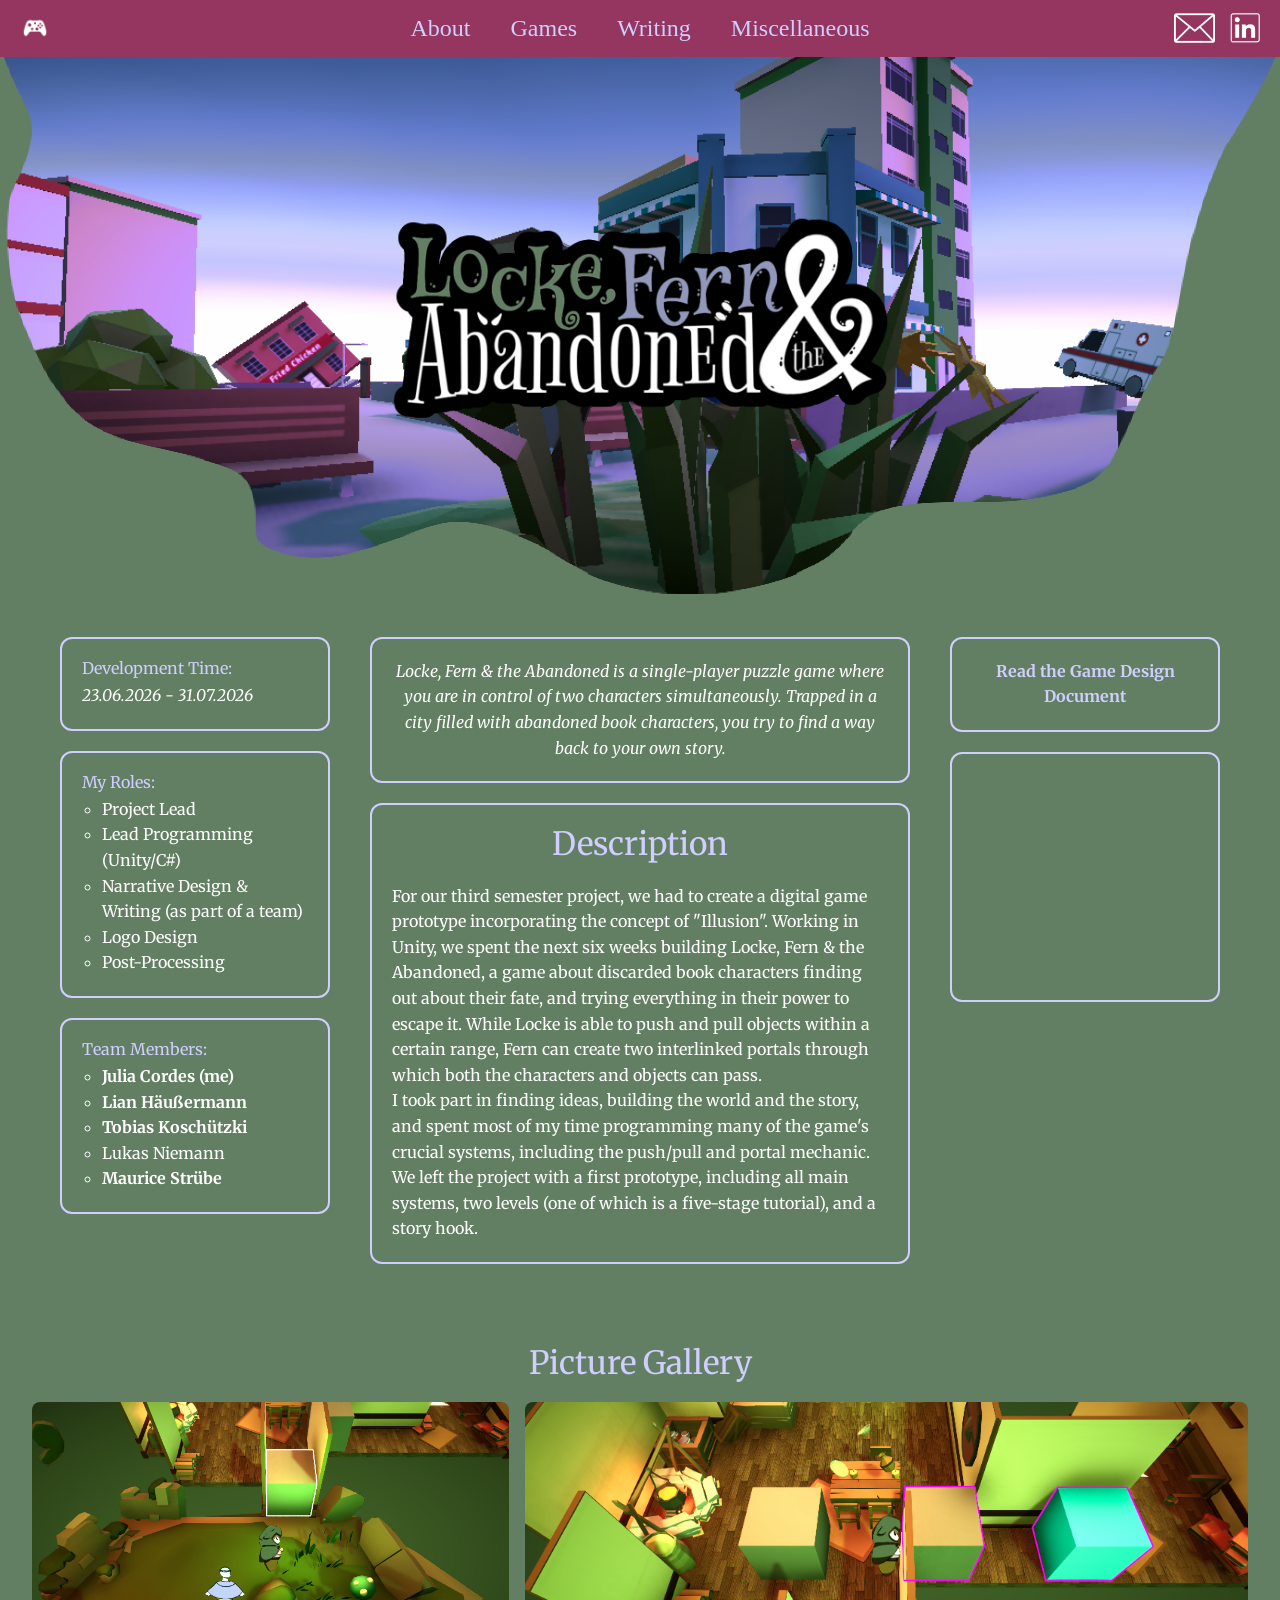
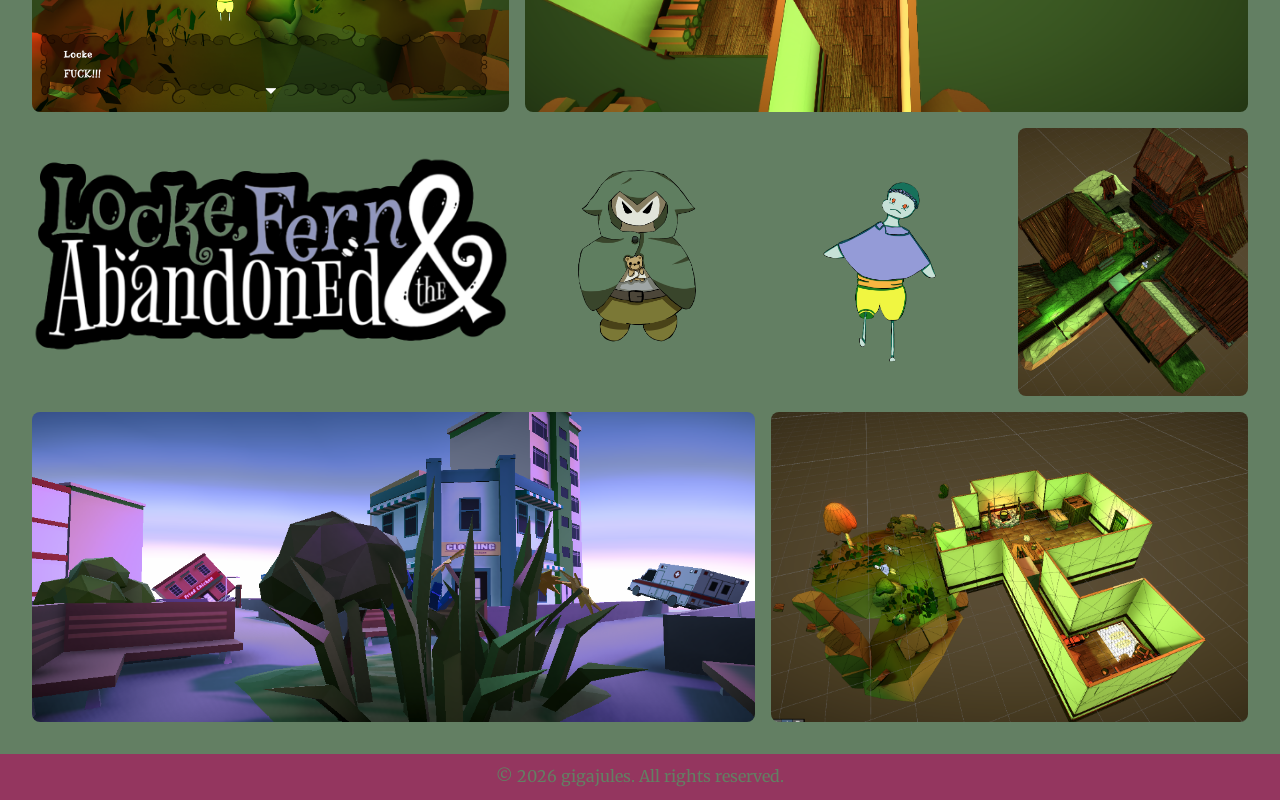
<file: pages/lockefern.html>
<!DOCTYPE html>
<html lang="en">
    <head>
        <meta charset="UTF-8">
        <link rel="icon" href="../img/logo.png" type="image/x-icon">
        <meta name="viewport" content="width=device-width, initial-scale=1.0">
        <title>Portfolio</title>
        <link rel="stylesheet" href="../style/basestyle.css">
        <link rel="stylesheet" href="../style/navbar.css">
        <link rel="stylesheet" href="../style/gameprojectstyle.css">
        <link rel="preconnect" href="https://fonts.googleapis.com">
        <link rel="preconnect" href="https://fonts.gstatic.com" crossorigin>
        <link href="https://fonts.googleapis.com/css2?family=Tapestry&display=swap" rel="stylesheet">
        <link href="https://fonts.googleapis.com/css2?family=Alegreya:ital,wght@0,400..900;1,400..900&display=swap" rel="stylesheet">
        <style>
        :root {
            --color-bg: #637f63;
            --color-accent-green: #94365f;
            --color-title: #cfcefe;
            --color-text: #ffffff;
            --hero-bg: url('../img/LockeFernHero.png');
        }
        </style>
    </head>
    <body>
        <header>
            <nav class="main-nav">
                <a href="../index.html" class="nav-logo"><img src="../img/logo.png" alt="Logo"></a>

                <ul class="nav-list">
                    <li><a href="../index.html" class="nav-link">About</a></li>
                    <li><a href="./games.html" class="nav-link">Games</a></li>
                    <li><a href="./writing.html" class="nav-link">Writing</a></li>
                    <li><a href="./misc.html" class="nav-link">Miscellaneous</a></li>
                </ul>

                <ul class="social-list">
                    <li><a href="mailto:juliacordes265@gmail.com" target="_blank"><img src="../img/mail.png" alt="Email"></a></li>
                    <li><a href="https://www.linkedin.com/in/julia-cordes-853bbb320/" target="_blank"><img src="../img/linkedin.png" alt="LinkedIn"></a></li>
                </ul>
            </nav>
        </header>
        <main>
            <section class="project-hero">
                <div class="hero-bg"></div>
                <img src="../img/LockeFernLogo.png" alt="LockeFern Logo" class="hero-logo">
            </section>
            <section class="project-details">
                <!-- LINKE SPALTE -->
                <div class="col-left">
                    <div class="info-box">
                        <p><h4>Development Time:</h4></p>
                        <p><i>23.06.2026 - 31.07.2026</i></p>
                    </div>
                    <div class="info-box">
                        <p><h4>My Roles:</h4></p>
                        <ul>
                            <li>Project Lead</li>
                            <li>Lead Programming (Unity/C#)</li>
                            <li>Narrative Design & Writing (as part of a team)</li>
                            <li>Logo Design</li>
                            <li>Post-Processing</li>
                        </ul>
                    </div>
                    <div class="info-box">
                        <p><h4>Team Members:</h4></p>
                        <ul>
                            <li><a href=https://www.linkedin.com/in/julia-cordes-853bbb320/>Julia Cordes (me)</a></li>
                            <li><a href="https://www.linkedin.com/in/lian-h%C3%A4u%C3%9Fermann-33394b357/">Lian Häußermann</a></li>
                            <li><a href="https://www.linkedin.com/in/tobias-kosch%C3%BCtzki-a15755429/">Tobias Koschützki</a></li>
                            <li>Lukas Niemann</li>
                            <li><a href="https://www.linkedin.com/in/maurice-str%C3%BCbe-a808b0401/">Maurice Strübe</a></li>
                        </ul>
                    </div>
                </div>
            
                <!-- MITTLERE SPALTE -->
                <div class="col-center">
                    <div class="info-box">
                        <p class="center"><i>Locke, Fern & the Abandoned is a single-player puzzle game where you are in control of two characters simultaneously. Trapped in a city filled with abandoned book characters, you try to find a way back to your own story.</i></p>
                    </div>
                    <div class="info-box">
                        <h1 class="center">Description</h1>
                        <p>For our third semester project, we had to create a digital game prototype incorporating the concept of "Illusion". Working in Unity, we spent the next six weeks building Locke, Fern & the Abandoned, a game about discarded book characters finding out about their fate, and trying everything in their power to escape it. While Locke is able to push and pull objects within a certain range, Fern can create two interlinked portals through which both the characters and objects can pass.
                            <br>I took part in finding ideas, building the world and the story, and spent most of my time programming many of the game's crucial systems, including the push/pull and portal mechanic.
                            <br>We left the project with a first prototype, including all main systems, two levels (one of which is a five-stage tutorial), and a story hook.
                        </p>
                    </div>
                </div>
            
                <!-- RECHTE SPALTE -->
                <div class="col-right">
                    <!-- <div class="info-box steam-link center">
                        <a href="https://muqmuq.itch.io/locke-fern-and-the-abandoned" target="_blank">Play Locke, Fern & the Abandoned on itch.io</a>
                    </div> -->
                    <div class="info-box steam-link center">
                        <a href="https://docs.google.com/document/d/1EkLAlKGBoT6FXCR35eT5rKwXc6KSGfdm/edit?usp=sharing&ouid=105453557111978137132&rtpof=true&sd=true">Read the Game Design Document</a>
                    </div>
                    <div class="video-container">
                        <!-- Das iframe auf 100% Breite setzen, damit es ins Grid passt -->
                        <iframe width="100%" height="250" src="https://youtu.be/BFf5zh5vnno" frameborder="0" allowfullscreen></iframe>
                    </div>
                </div>
            
            </section>
            <section class="screenshot-gallery">
                <h1 class="center">Picture Gallery</h1>
                <div class="screenshot-grid">
                    <img src="../img/LockeFernPic3.png" alt="Gallery 5" class="span-2">
                    <img src="../img/LockeFernPic4.png" alt="Gallery 6" class="span-3">
                    <img src="../img/LockeFernLogo.png" alt="Gallery8" class="span-2">
                    <img src="../img/LockeIdleFront.png" alt="Gallery 4" class="span-1">
                    <img src="../img/FernAbilityFront.png" alt="Gallery 3" class="span-1">
                    <img src="../img/LockeFernPic2.png" alt="Gallery 1" class="span-1">
                    <img src="../img/LockeFernHero.png" alt="Gallery 7" class="span-3">
                    <img src="../img/LockeFernPic1.png" alt="Gallery 2" class="span-2">
                </div>
            </section>
        </main>
        <footer>
            <p class="footer-text">&copy; 2026 gigajules. All rights reserved.</p>
        </footer>
        <div id="lightbox" class="lightbox">
            <span class="lightbox-close">&times;</span>
            <img class="lightbox-content" id="lightbox-img">
        </div>
        <script src="../script/script.js"></script>
    </body>
</html>
</file>
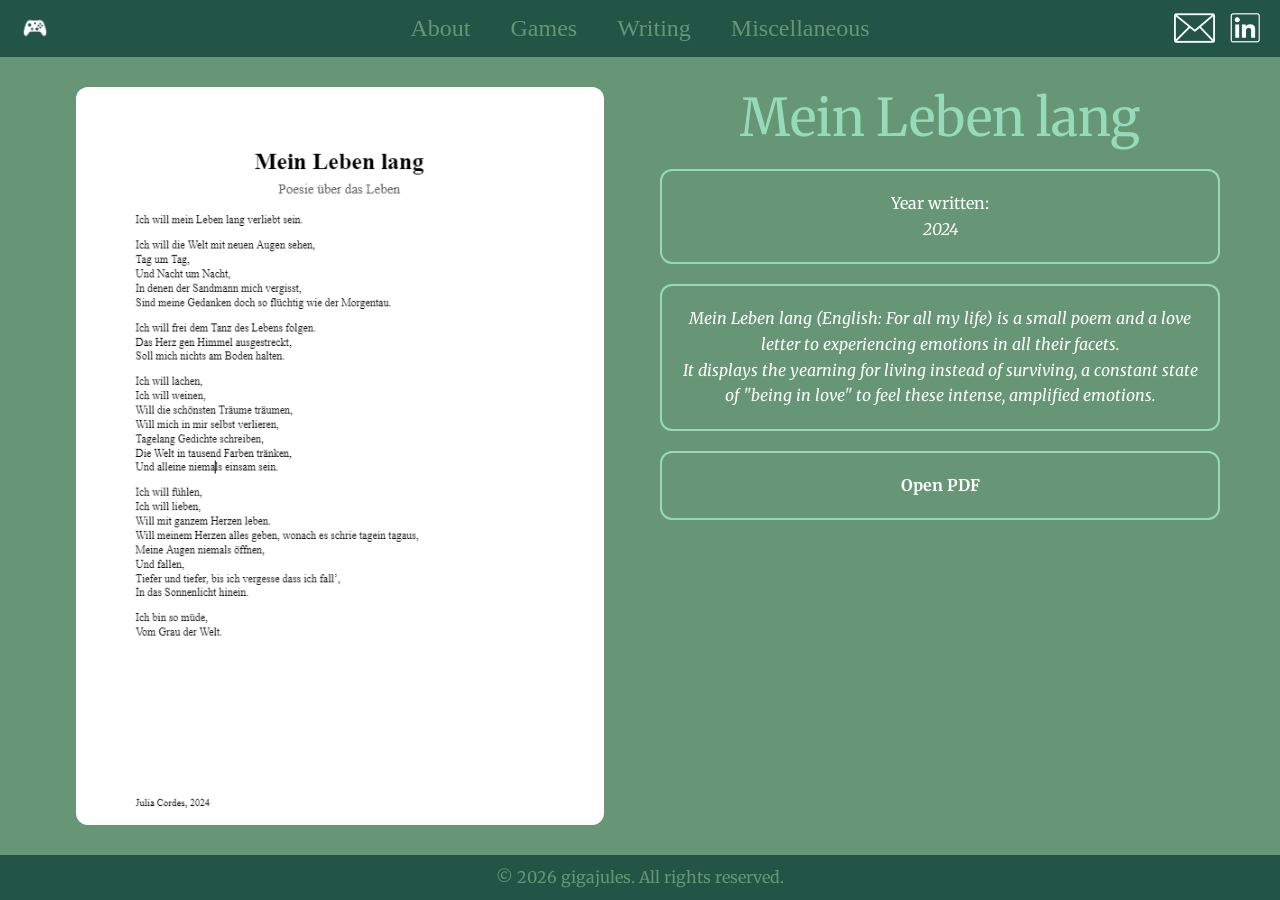
<file: pages/meinlebenlang.html>
<!DOCTYPE html>
<html lang="en">
    <head>
        <meta charset="UTF-8">
        <link rel="icon" href="../img/logo.png" type="image/x-icon">
        <meta name="viewport" content="width=device-width, initial-scale=1.0">
        <title>Portfolio</title>
        <link rel="stylesheet" href="../style/basestyle.css">
        <link rel="stylesheet" href="../style/navbar.css">
        <link rel="stylesheet" href="../style/writingprojectstyle.css">
        <link rel="preconnect" href="https://fonts.googleapis.com">
        <link rel="preconnect" href="https://fonts.gstatic.com" crossorigin>
        <link href="https://fonts.googleapis.com/css2?family=Tapestry&display=swap" rel="stylesheet">
        <link href="https://fonts.googleapis.com/css2?family=Alegreya:ital,wght@0,400..900;1,400..900&display=swap" rel="stylesheet">
        <style>
        :root {
            --color-bg: #679676;
            --color-accent-green: #225546;
            --color-title: #95dbba;
            --color-text: #ffffff;
            --hero-bg: url('../img/InertiaHero.jpg');
        }
        </style>
    </head>
    <body>
        <header>
            <nav class="main-nav">
                <a href="../index.html" class="nav-logo"><img src="../img/logo.png" alt="Logo"></a>

                <ul class="nav-list">
                    <li><a href="../index.html" class="nav-link">About</a></li>
                    <li><a href="./games.html" class="nav-link">Games</a></li>
                    <li><a href="./writing.html" class="nav-link">Writing</a></li>
                    <li><a href="./misc.html" class="nav-link">Miscellaneous</a></li>
                </ul>

                <ul class="social-list">
                    <li><a href="mailto:juliacordes265@gmail.com" target="_blank"><img src="../img/mail.png" alt="Email"></a></li>
                    <li><a href="https://www.linkedin.com/in/julia-cordes-853bbb320/" target="_blank"><img src="../img/linkedin.png" alt="LinkedIn"></a></li>
                </ul>
            </nav>
        </header>
        <main>
            <section class="project-details">
                <!-- LINKE SPALTE -->
                <div class="col-left">
                    <a href="../docs/MeinLebenLang.pdf" target="_blank" class="image-link">
                        <img src="../img/MeinLebenLang_Preview.png" alt="Mikrokosmos Cover" class="preview-image">
                    </a>
                </div>
                <!-- RECHTE SPALTE -->
                <div class="col-right">
                    <h1 class="title center">Mein Leben lang</h1>
                    <div class="info-box">
                        <p class="date center">Year written: <i>2024</i></p>
                    </div>
                    <div class="info-box">
                        <p class="project-description center"><i>Mein Leben lang (English: For all my life) is a small poem and a love letter to experiencing emotions in all their facets.
                            <br>It displays the yearning for living instead of surviving, a constant state of "being in love" to feel these intense, amplified emotions.
                        </i></p>
                    </div>
                    <a href="../docs/EinAzurblauerTraum.pdf" target="_blank" class="info-box center download-box">
                        Open PDF
                    </a>
                </div>
            
            </section>
        </main>
        <footer>
            <p class="footer-text">&copy; 2026 gigajules. All rights reserved.</p>
        </footer>
    </body>
</html>
</file>
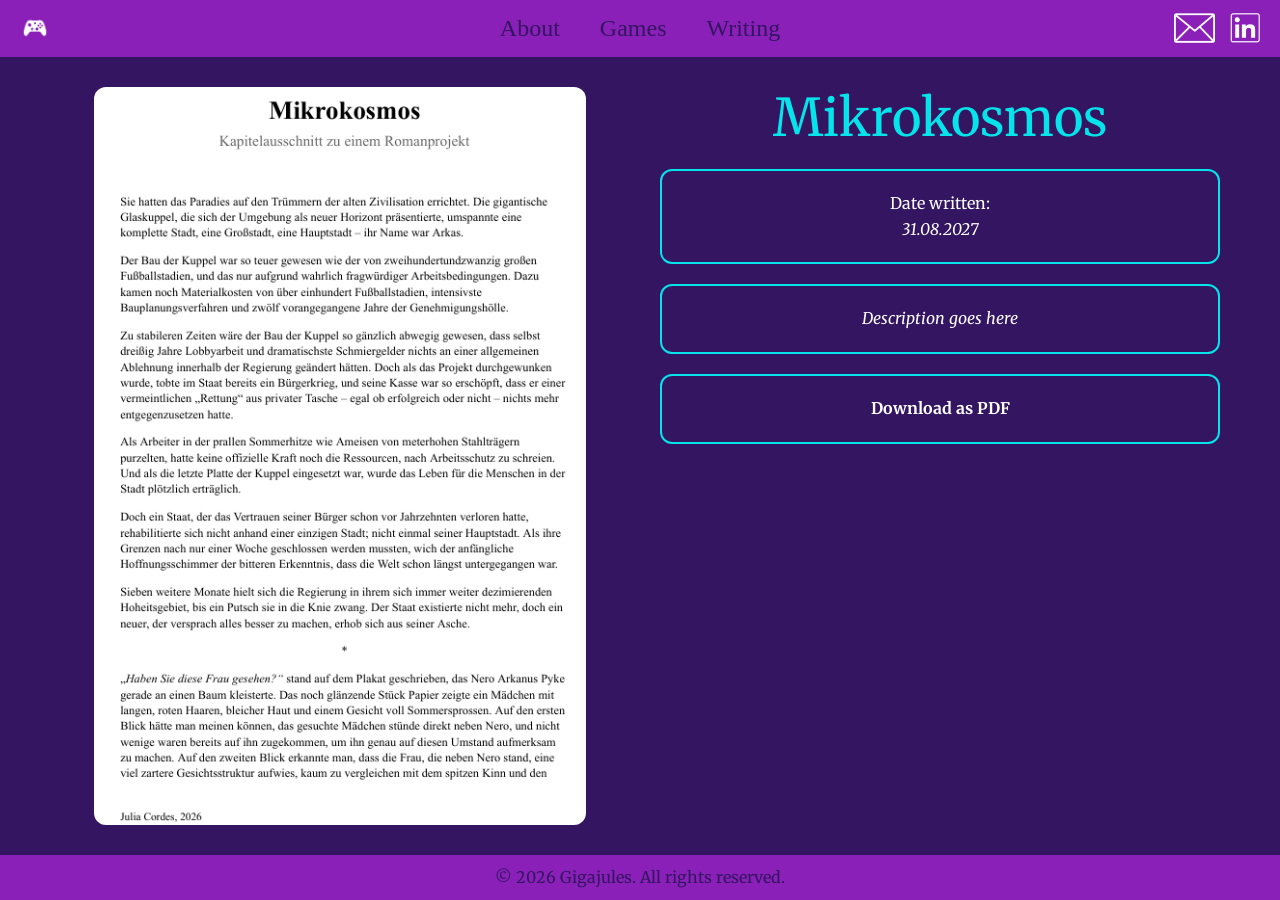
<file: pages/mikrokosmos.html>
<!DOCTYPE html>
<html lang="en">
    <head>
        <meta charset="UTF-8">
        <link rel="icon" href="../img/logo.png" type="image/x-icon">
        <meta name="viewport" content="width=device-width, initial-scale=1.0">
        <title>Portfolio</title>
        <link rel="stylesheet" href="../style/basestyle.css">
        <link rel="stylesheet" href="../style/navbar.css">
        <link rel="stylesheet" href="../style/writingprojectstyle.css">
        <link rel="preconnect" href="https://fonts.googleapis.com">
        <link rel="preconnect" href="https://fonts.gstatic.com" crossorigin>
        <link href="https://fonts.googleapis.com/css2?family=Tapestry&display=swap" rel="stylesheet">
        <link href="https://fonts.googleapis.com/css2?family=Alegreya:ital,wght@0,400..900;1,400..900&display=swap" rel="stylesheet">
        <style>
        :root {
            --color-bg: #341562;
            --color-accent-green: #8a20b8;
            --color-title: #05e3eb;
            --color-text: #ffffff;
            --hero-bg: url('../img/InertiaHero.jpg');
        }
        </style>
    </head>
    <body>
        <header>
            <nav class="main-nav">
                <a href="../index.html" class="nav-logo"><img src="../img/logo.png" alt="Logo"></a>

                <ul class="nav-list">
                    <li><a href="../index.html" class="nav-link">About</a></li>
                    <li><a href="./games.html" class="nav-link">Games</a></li>
                    <li><a href="./writing.html" class="nav-link">Writing</a></li>
                </ul>

                <ul class="social-list">
                    <li><a href="mailto:juliacordes265@gmail.com" target="_blank"><img src="../img/mail.png" alt="Email"></a></li>
                    <li><a href="https://www.linkedin.com/in/julia-cordes-853bbb320/" target="_blank"><img src="../img/linkedin.png" alt="LinkedIn"></a></li>
                </ul>
            </nav>
        </header>
        <main>
            <section class="project-details">
                <!-- LINKE SPALTE -->
                <div class="col-left">
                    <a href="../docs/Mikrokosmos.pdf" target="_blank" class="image-link">
                        <img src="../img/MikrokosmosPreview.png" alt="Mikrokosmos Cover" class="preview-image">
                    </a>
                </div>
                <!-- RECHTE SPALTE -->
                <div class="col-right">
                    <h1 class="title center">Mikrokosmos</h1>
                    <div class="info-box">
                        <p class="date center">Date written: <i>31.08.2027</i></p>
                    </div>
                    <div class="info-box">
                        <p class="project-description center"><i>Description goes here</i></p>
                    </div>
                    <a href="../docs/Mikrokosmos.pdf" target="_blank" class="info-box center download-box">
                        Download as PDF
                    </a>
                </div>
            
            </section>
        </main>
        <footer>
            <p class="footer-text">&copy; 2026 Gigajules. All rights reserved.</p>
        </footer>
    </body>
</html>
</file>
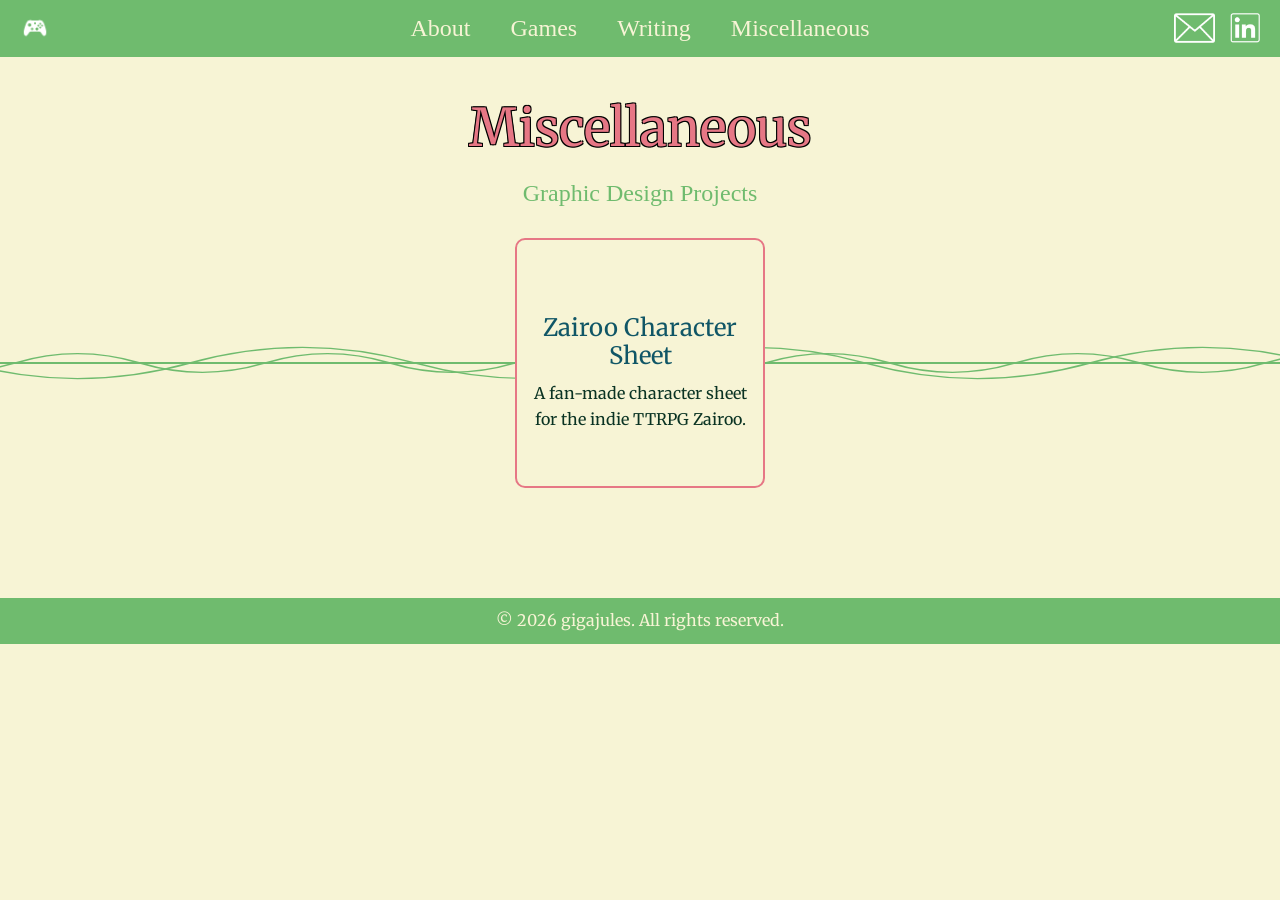
<file: pages/misc.html>
<!DOCTYPE html>
<html lang="en">
<head>
    <meta charset="UTF-8">
    <link rel="icon" href="../img/logo.png" type="image/x-icon">
    <meta name="viewport" content="width=device-width, initial-scale=1.0">
    <title>Portfolio</title>
    <link rel="stylesheet" href="../style/basestyle.css">
    <link rel="stylesheet" href="../style/gamestyle.css">
    <link rel="stylesheet" href="../style/navbar.css">
    <link rel="preconnect" href="https://fonts.googleapis.com">
    <link rel="preconnect" href="https://fonts.gstatic.com" crossorigin>
    <link href="https://fonts.googleapis.com/css2?family=Tapestry&display=swap" rel="stylesheet">
    <link href="https://fonts.googleapis.com/css2?family=Alegreya:ital,wght@0,400..900;1,400..900&display=swap" rel="stylesheet">
</head>
<body>
    <header>
    <nav class="main-nav">
        <a href="../index.html" class="nav-logo"><img src="../img/logo.png" alt="Logo"></a>
        
        <ul class="nav-list">
            <li><a href="../index.html" class="nav-link">About</a></li>
            <li><a href="./games.html" class="nav-link">Games</a></li>
            <li><a href="./writing.html" class="nav-link">Writing</a></li>
            <li><a href="./misc.html" class="nav-link">Miscellaneous</a></li>
        </ul>
        
        <ul class="social-list">
            <li><a href="mailto:juliacordes265@gmail.com" target="_blank"><img src="../img/mail.png" alt="Email"></a></li>
            <li><a href="https://www.linkedin.com/in/julia-cordes-853bbb320/" target="_blank"><img src="../img/linkedin.png" alt="LinkedIn"></a></li>
        </ul>
    </nav>
</header>

<main>
    <h1 class="title center stronk">Miscellaneous</h1>

    <!-- Erste Kategorie -->
    <section class="game-category">
        <h2 class="center">Graphic Design Projects</h2>
        <div class="grid-container">
            
            <a href="./zairoo.html" class="game-square" style="--mask-bg:url('../img/ZairooPagePreview.png')">
                <div class="square-content">
                    <h3 class="pre-title">Zairoo Character Sheet</h3>
                    <p>A fan-made character sheet for the indie TTRPG Zairoo.</p>
                </div>
                <div class="preview-wrapper lockefern-preview"></div>
            </a>
        </div>
    </section>
</main>

    <footer>
        <p class="footer-text">&copy; 2026 gigajules. All rights reserved.</p>
    </footer>
</body>
</html>
</file>
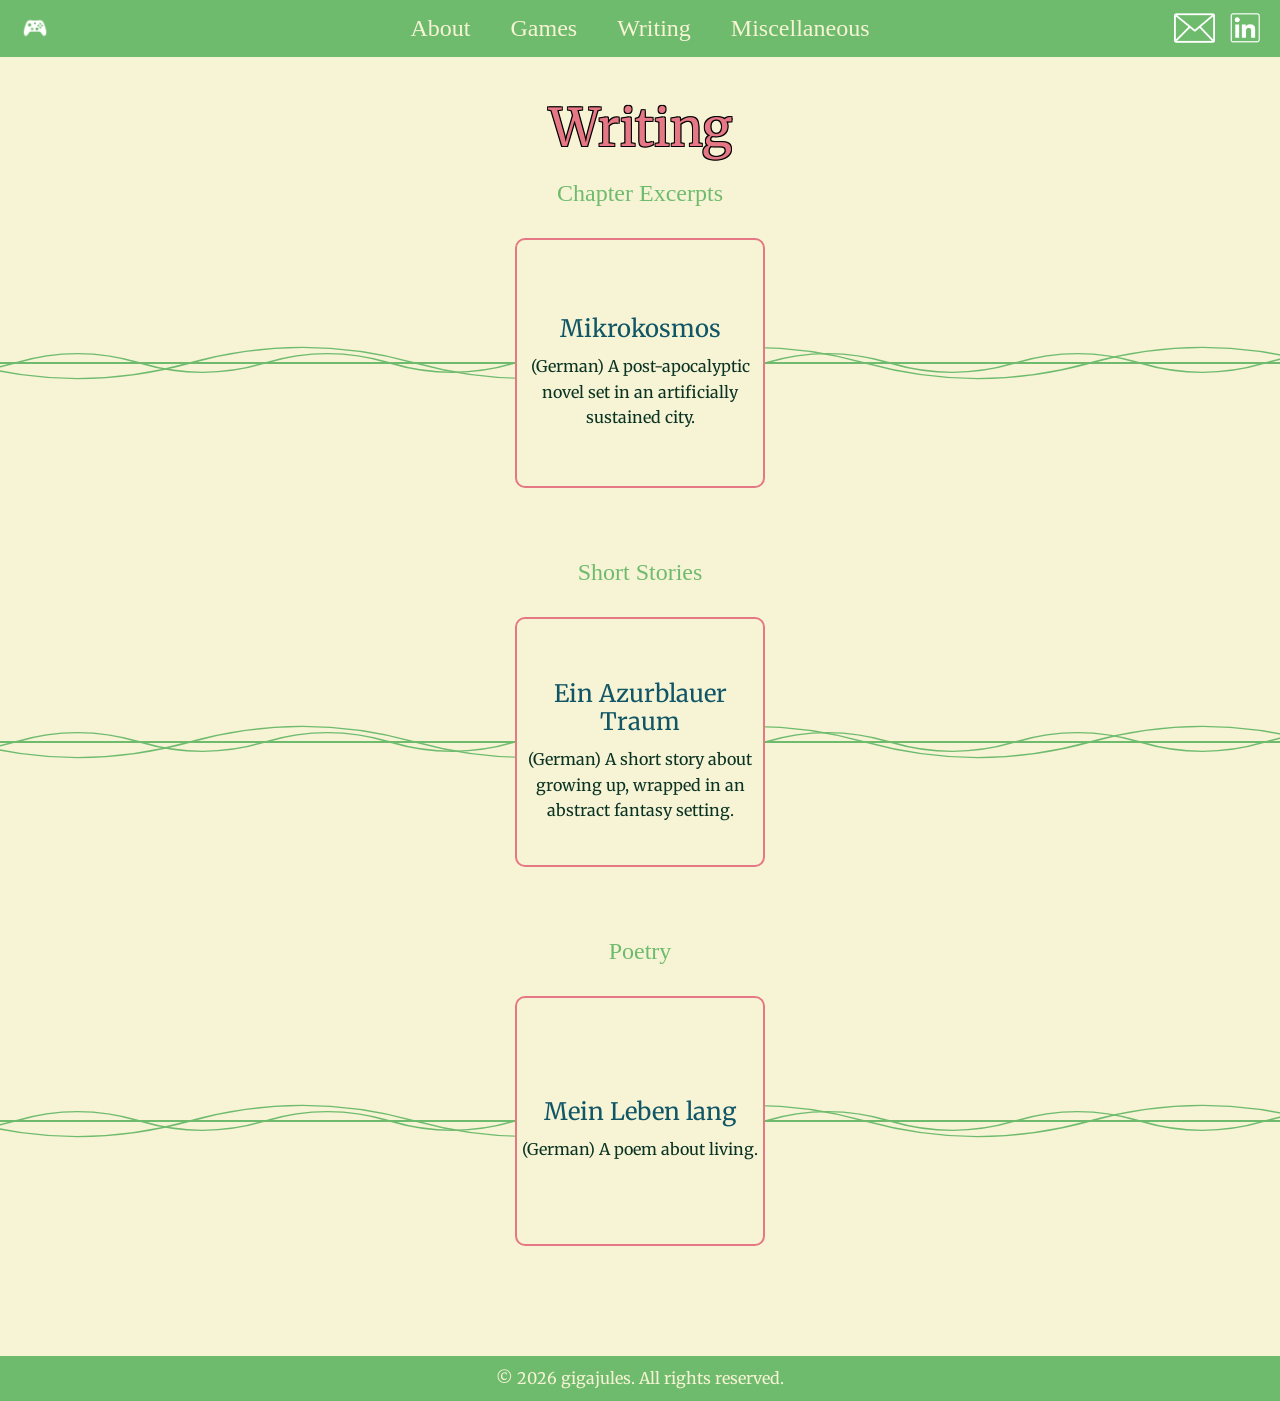
<file: pages/writing.html>
<!DOCTYPE html>
<html lang="en">
<head>
    <meta charset="UTF-8">
    <link rel="icon" href="../img/logo.png" type="image/x-icon">
    <meta name="viewport" content="width=device-width, initial-scale=1.0">
    <title>Portfolio</title>
    <link rel="stylesheet" href="../style/basestyle.css">
    <link rel="stylesheet" href="../style/writingstyle.css">
    <link rel="stylesheet" href="../style/navbar.css">
    <link rel="preconnect" href="https://fonts.googleapis.com">
    <link rel="preconnect" href="https://fonts.gstatic.com" crossorigin>
    <link href="https://fonts.googleapis.com/css2?family=Tapestry&display=swap" rel="stylesheet">
    <link href="https://fonts.googleapis.com/css2?family=Alegreya:ital,wght@0,400..900;1,400..900&display=swap" rel="stylesheet">
</head>
<body>
    <header>
    <nav class="main-nav">
        <a href="../index.html" class="nav-logo"><img src="../img/logo.png" alt="Logo"></a>
        
        <ul class="nav-list">
            <li><a href="../index.html" class="nav-link">About</a></li>
            <li><a href="./games.html" class="nav-link">Games</a></li>
            <li><a href="./writing.html" class="nav-link">Writing</a></li>
             <li><a href="./misc.html" class="nav-link">Miscellaneous</a></li>
        </ul>
        
        <ul class="social-list">
            <li><a href="mailto:juliacordes265@gmail.com" target="_blank"><img src="../img/mail.png" alt="Email"></a></li>
            <li><a href="https://www.linkedin.com/in/julia-cordes-853bbb320/" target="_blank"><img src="../img/linkedin.png" alt="LinkedIn"></a></li>
        </ul>
    </nav>
</header>

<main>
    <h1 class="title center stronk">Writing</h1>

    <!-- Erste Kategorie -->
    <section class="game-category">
        <h2 class="center">Chapter Excerpts</h2>
        <div class="grid-container">
            
            <a href="./mikrokosmos.html" class="game-square" style="--mask-bg:url('../img/MikrokosmosPagePreview.png')">
                <div class="square-content">
                    <h3 class="pre-title">Mikrokosmos</h3>
                    <p>(German) A post-apocalyptic novel set in an artificially sustained city.</p>
                </div>
                <div class="preview-wrapper mikrokosmos-preview"></div>
            </a>

        </div>
    </section>

    <!-- Zweite Kategorie -->
    <section class="game-category">
        <h2 class="center">Short Stories</h2>
        <div class="grid-container">

            <a href="./einazurblauertraum.html" class="game-square" style="--mask-bg:url('../img/EATPagePreview.png')">
                <div class="square-content">
                    <h3 class="pre-title">Ein Azurblauer Traum</h3>
                    <p>(German) A short story about growing up, wrapped in an abstract fantasy setting.</p>
                </div>
                <div class="preview-wrapper"></div>
            </a>

        </div>
    </section>

    <!-- Dritte Kategorie -->
    <section class="game-category">
        <h2 class="center">Poetry</h2>
        <div class="grid-container">

            <a href="./meinlebenlang.html" class="game-square" style="--mask-bg:url('../img/MeinLebenLang_PagePreview.png')">
                <div class="square-content">
                    <h3 class="pre-title">Mein Leben lang</h3>
                    <p>(German) A poem about living.</p>
                </div>
                <div class="preview-wrapper"></div>
            </a>

        </div>
    </section>
</main>

    <footer>
        <p class="footer-text">&copy; 2026 gigajules. All rights reserved.</p>
    </footer>
</body>
</html>
</file>
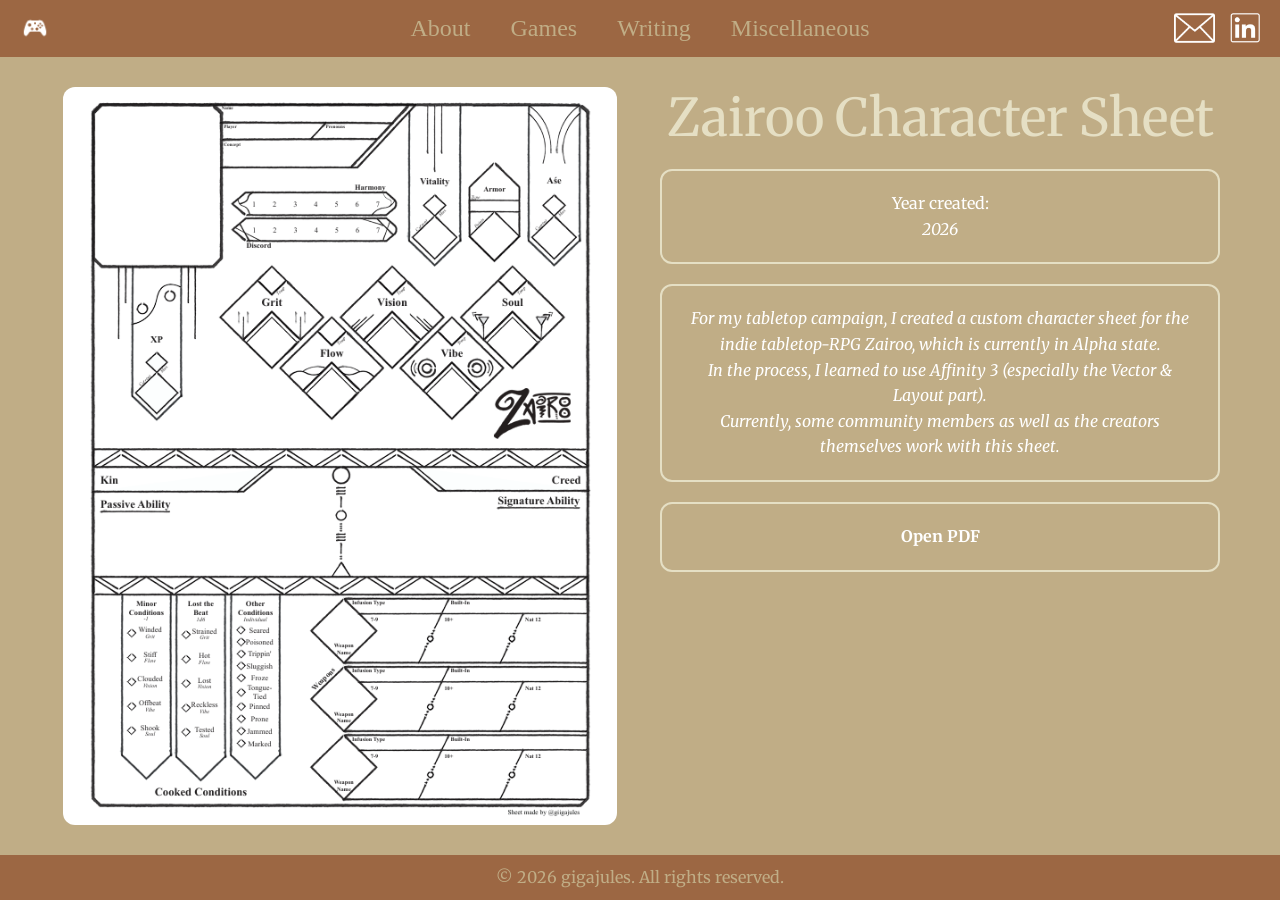
<file: pages/zairoo.html>
<!DOCTYPE html>
<html lang="en">
    <head>
        <meta charset="UTF-8">
        <link rel="icon" href="../img/logo.png" type="image/x-icon">
        <meta name="viewport" content="width=device-width, initial-scale=1.0">
        <title>Portfolio</title>
        <link rel="stylesheet" href="../style/basestyle.css">
        <link rel="stylesheet" href="../style/navbar.css">
        <link rel="stylesheet" href="../style/writingprojectstyle.css">
        <link rel="preconnect" href="https://fonts.googleapis.com">
        <link rel="preconnect" href="https://fonts.gstatic.com" crossorigin>
        <link href="https://fonts.googleapis.com/css2?family=Tapestry&display=swap" rel="stylesheet">
        <link href="https://fonts.googleapis.com/css2?family=Alegreya:ital,wght@0,400..900;1,400..900&display=swap" rel="stylesheet">
        <style>
        :root {
            --color-bg: #c0ad86;
            --color-accent-green: #9c6743;
            --color-title: #e5dfc4;
            --color-text: #ffffff;
            --hero-bg: url('../img/InertiaHero.jpg');
        }
        </style>
    </head>
    <body>
        <header>
            <nav class="main-nav">
                <a href="../index.html" class="nav-logo"><img src="../img/logo.png" alt="Logo"></a>

                <ul class="nav-list">
                    <li><a href="../index.html" class="nav-link">About</a></li>
                    <li><a href="./games.html" class="nav-link">Games</a></li>
                    <li><a href="./writing.html" class="nav-link">Writing</a></li>
                    <li><a href="./misc.html" class="nav-link">Miscellaneous</a></li>
                </ul>

                <ul class="social-list">
                    <li><a href="mailto:juliacordes265@gmail.com" target="_blank"><img src="../img/mail.png" alt="Email"></a></li>
                    <li><a href="https://www.linkedin.com/in/julia-cordes-853bbb320/" target="_blank"><img src="../img/linkedin.png" alt="LinkedIn"></a></li>
                </ul>
            </nav>
        </header>
        <main>
            <section class="project-details">
                <!-- LINKE SPALTE -->
                <div class="col-left">
                    <a href="../docs/ZairooCharSheet.pdf" target="_blank" class="image-link">
                        <img src="../img/ZairooPreview.png" alt="Mikrokosmos Cover" class="preview-image">
                    </a>
                </div>
                <!-- RECHTE SPALTE -->
                <div class="col-right">
                    <h1 class="title center">Zairoo Character Sheet</h1>
                    <div class="info-box">
                        <p class="date center">Year created: <i>2026</i></p>
                    </div>
                    <div class="info-box">
                        <p class="project-description center"><i>For my tabletop campaign, I created a custom character sheet for the indie tabletop-RPG Zairoo, which is currently in Alpha state.
                            <br>In the process, I learned to use Affinity 3 (especially the Vector & Layout part).
                            <br>Currently, some community members as well as the creators themselves work with this sheet.
                        </i></p>
                    </div>
                    <a href="../docs/ZairooCharSheet.pdf" target="_blank" class="info-box center download-box">
                        Open PDF
                    </a>
                </div>
            
            </section>
        </main>
        <footer>
            <p class="footer-text">&copy; 2026 gigajules. All rights reserved.</p>
        </footer>
    </body>
</html>
</file>
<file: style/basestyle.css>
@import url('https://fonts.googleapis.com/css2?family=Alegreya:wght@400&family=Tapestry&display=swap');
@import url('https://fonts.googleapis.com/css2?family=Charis+SIL:ital,wght@0,400;0,700;1,400;1,700&family=Fleur+De+Leah&family=Merriweather:ital,opsz,wght@0,18..144,300..900;1,18..144,300..900&display=swap');
:root {
    /* Farben */
    --color-bg: #F7F4D5;
    --color-text: #0a3323;
    --color-title: #E67785;
    --color-accent-green: #6FBB6E;
    --color-accent-blue: #105666;

    /* 
       Schriften: [style] [weight] [size]/[line-height] [family] 
       'normal 400' ist der Standard und sorgt für saubere Lesbarkeit.
    */
    --font-title: normal 400 32px/1.2 "Merriweather", serif;
    --font-title-2: normal 400 24px/1.2 "Merriweater", serif;
    --font-title-3: normal 400 20px/1.2 "Merriweather", serif;
    --font-title-4: normal 400 16px/1.2 "Merriweather", serif;
    --font-text: normal 400 16px/1.6 "Merriweather", serif;
}

* {
    margin: 0;
    padding: 0;
    box-sizing: border-box;
}
body{
    background-color: var(--color-bg);
    font: var(--font-text);
    overflow-x: hidden;
}
h1{
    color: var(--color-title);
    font: var(--font-title);
    margin-bottom: 20px;
}
h2{
    color: var(--color-accent-green);
    font: var(--font-title-2);
}
h3{
    color: var(--color-accent-blue);
    font: var(--font-title-3);
}
h4{
    color: var(--color-title);
    font: var(--font-title-4);
    margin-bottom: 5px;
}
p{
    color: var(--color-text);
    font: var(--font-text);
}
.center {
    display: flex;
    flex-direction: column;
    align-items: center;
    justify-content: center;
    text-align: center;
}

img,
svg,
video,
iframe {
    display: block;
    max-width: 100%;
    margin: 0 auto;
}

.title {
    color: var(--color-title);
    font-size: 52px;
    margin-bottom: 20px;
}

.pre-title {
    color: var(--color-accent-blue);
    font-size: 24px;
    margin-bottom: 10px;
    margin-top: 20px;
}
a {
    text-decoration: none;
    color: var(--color-text);
    font-weight: bold;
}

a.footer-text{
    color: var(--color-bg);
    font: var(--font-text);
    text-decoration: solid underline;
}
.stronk{
    text-shadow: -1px -1px 0 #000000, 1px -1px 0 #000000, -1px 1px 0 #000000, 1px 1px 0 #000000;
}
</file>
<file: style/indexstyle.css>
/* =========================================
   1. ABOUT SECTION & PROFILBILD
   ========================================= */
.about {
    display: flex;
    align-items: center; 
    gap: 200px; 
    max-width: 1400px;
    margin-top: -10vh;
    padding: 0 20px;
}

.about-img {
    flex: 1;
}

/* Maske exklusiv für das Hauptprofilbild */
.about-img img {
    width: 100%;
    height: auto;
    display: block;
    -webkit-mask-image: url('../img/cloudmask.svg');
    mask-image: url('../img/cloudmask.svg');
    -webkit-mask-repeat: no-repeat;
    mask-repeat: no-repeat;
    -webkit-mask-position: center;
    mask-position: center;
    -webkit-mask-size: contain; 
    mask-size: contain;
}

.about-text {
    flex: 1;
}

/* =========================================
   2. TREE-WRAPPER & VERZWEIGUNGEN
   ========================================= */
/* =========================================
   2. TREE-WRAPPER & VERZWEIGUNGEN
   ========================================= */
.tree-wrapper {
    position: relative;
    max-width: 1400px;
    margin: 0 auto;
    padding: 100px 20px;
    z-index: 1; 
}

.center-line {
    position: absolute;
    top: 0;
    bottom: 100px; 
    left: 50%;
    transform: translateX(-50%);
    
    /* Breite von 160px auf 100px reduziert */
    width: 50px;
    background-color: var(--color-accent-green);
    
    pointer-events: none;
    z-index: -1; 
    
    /* 
       Angepasste SVG-Pfade: 
       Der Startpunkt (M) liegt jetzt bei 50 (genau in der Mitte von 100px).
       Die Kontrollpunkte (Q) schlagen deutlich weniger weit aus.
    */
    -webkit-mask-image: 
        linear-gradient(black, black),
        url("data:image/svg+xml,%3Csvg xmlns='http://www.w3.org/2000/svg' width='100' height='250'%3E%3Cpath d='M50,0 Q20,62.5 50,125 T50,250' fill='none' stroke='black' stroke-width='4'/%3E%3C/svg%3E"),
        url("data:image/svg+xml,%3Csvg xmlns='http://www.w3.org/2000/svg' width='100' height='450'%3E%3Cpath d='M50,0 Q100,112.5 50,225 T50,450' fill='none' stroke='black' stroke-width='4'/%3E%3C/svg%3E");
        
    mask-image: 
        linear-gradient(black, black),
        url("data:image/svg+xml,%3Csvg xmlns='http://www.w3.org/2000/svg' width='100' height='250'%3E%3Cpath d='M50,0 Q20,62.5 50,125 T50,250' fill='none' stroke='black' stroke-width='4'/%3E%3C/svg%3E"),
        url("data:image/svg+xml,%3Csvg xmlns='http://www.w3.org/2000/svg' width='100' height='450'%3E%3Cpath d='M50,0 Q100,112.5 50,225 T50,450' fill='none' stroke='black' stroke-width='4'/%3E%3C/svg%3E");

    -webkit-mask-size: 2px 100%, 100% 250px, 100% 450px;
    mask-size: 2px 100%, 100% 250px, 100% 450px;
    
    -webkit-mask-position: center, center, center;
    mask-position: center, center, center;
    
    -webkit-mask-repeat: no-repeat, repeat-y, repeat-y;
    mask-repeat: no-repeat, repeat-y, repeat-y;
}
.stem-svg {
    width: 100%;
    height: 100%;
    display: block;
}

.split-section {
    display: grid;
    grid-template-columns: 1fr 1fr;
    gap: 100px; 
    margin-top: 50px;
}

.split-box {
    background-color: var(--color-bg); 
    padding: 30px;
    border: 2px solid var(--color-title);
    border-radius: 12px;
    position: relative;
    text-decoration: none;
    color: var(--color-text); 
    display: block; 
}

/* =========================================
   DIE SEITLICHEN ÄSTE (Beidseitig vertikale S-Kurven)
   ========================================= */
.left-branch::before,
.right-branch::before {
    content: '';
    position: absolute;
    top: -120px;
    height: 120px;
    width: calc(50% + 50px); 
    z-index: -2;
    background-color: var(--color-accent-green);
    
    -webkit-mask-repeat: no-repeat;
    mask-repeat: no-repeat;
    -webkit-mask-size: 100% 100%;
    mask-size: 100% 100%;
}

/* Linker Ast: Startet senkrecht, schwingt nach links, landet senkrecht */
.left-branch::before {
    left: calc(50% - 49px);
    width: calc(50% + 50px + 50px);
    -webkit-mask-image: url("data:image/svg+xml,%3Csvg xmlns='http://www.w3.org/2000/svg' viewBox='0 0 100 100' preserveAspectRatio='none'%3E%3Cpath d='M 100,0 C 100,45 0,55 0,100 M 100,0 C 100,50 15,50 15,100 M 100,0 C 100,55 30,45 30,100' stroke='black' stroke-width='1' fill='none' stroke-linecap='round'/%3E%3C/svg%3E");
    mask-image: url("data:image/svg+xml,%3Csvg xmlns='http://www.w3.org/2000/svg' viewBox='0 0 100 100' preserveAspectRatio='none'%3E%3Cpath d='M 100,0 C 100,45 0,55 0,100 M 100,0 C 100,50 15,50 15,100 M 100,0 C 100,55 30,45 30,100' stroke='black' stroke-width='1' fill='none' stroke-linecap='round'/%3E%3C/svg%3E");
}

/* Rechter Ast: Startet senkrecht, schwingt nach rechts, landet senkrecht */
.right-branch::before {
    right: calc(50% - 49px);
    width: calc(50% + 50px + 50px);
    -webkit-mask-image: url("data:image/svg+xml,%3Csvg xmlns='http://www.w3.org/2000/svg' viewBox='0 0 100 100' preserveAspectRatio='none'%3E%3Cpath d='M 0,0 C 0,45 100,55 100,100 M 0,0 C 0,50 85,50 85,100 M 0,0 C 0,55 70,45 70,100' stroke='black' stroke-width='1' fill='none' stroke-linecap='round'/%3E%3C/svg%3E");
    mask-image: url("data:image/svg+xml,%3Csvg xmlns='http://www.w3.org/2000/svg' viewBox='0 0 100 100' preserveAspectRatio='none'%3E%3Cpath d='M 0,0 C 0,45 100,55 100,100 M 0,0 C 0,50 85,50 85,100 M 0,0 C 0,55 70,45 70,100' stroke='black' stroke-width='1' fill='none' stroke-linecap='round'/%3E%3C/svg%3E");
}

.final-section {
    margin-top: 150px;
    display: flex;
    justify-content: center;
}

.final-box {
    background-color: var(--color-bg);
    padding: 40px;
    border: 2px solid var(--color-title);
    border-radius: 12px;
    width: 60%;
    text-align: center;
    text-decoration: none;
    color: var(--color-text);
    display: block;
    position: relative;
}

/* =========================================
   1. DER CONTAINER (Position, Schatten & Animation)
   ========================================= */
.left-branch .preview-wrapper,
.right-branch .preview-wrapper,
.final-box .preview-wrapper {
    position: absolute;
    opacity: 0;
    z-index: 50; 
    pointer-events: auto; 
    cursor: pointer;
    transition: all 0.4s cubic-bezier(0.175, 0.885, 0.32, 1.275); 
    
    /* Der Schatten wird auf Basis der sichtbaren Maske im Inneren erzeugt */
    filter: drop-shadow(0px 15px 25px rgba(0, 0, 0, 1));
}

/* =========================================
   2. DAS BILD (Maske & Hintergrund)
   ========================================= */
.left-branch .preview-wrapper::after,
.right-branch .preview-wrapper::after,
.final-box .preview-wrapper::after {
    content: '';
    position: absolute;
    top: 0; left: 0;
    width: 100%; height: 100%;
    
    -webkit-mask-repeat: no-repeat;
    mask-repeat: no-repeat;
    -webkit-mask-position: center;
    mask-position: center;
    -webkit-mask-size: 100% 100%; 
    mask-size: 100% 100%;
}

/* Linker Ast (Games) */
.left-branch .preview-wrapper {
    top: 50%; right: 0; 
    width: calc(50vw - 50px); 
    height: auto; aspect-ratio: 1 / 1;
    transform: translateY(-50%) scale(0.2);
    transform-origin: right center; 
}
.left-branch .preview-wrapper::after {
    background: url('../img/gamepreview.png') center/cover no-repeat;
    -webkit-mask-image: url('../img/masksideleft.png');
    mask-image: url('../img/masksideleft.png');
}

/* Rechter Ast (Writing) */
.right-branch .preview-wrapper {
    top: 50%; left: 0; 
    width: calc(50vw - 59px); 
    height: auto; aspect-ratio: 1 / 1;
    transform: translateY(-50%) scale(0.2);
    transform-origin: left center; 
}
.right-branch .preview-wrapper::after {
    background: url('../img/preview.png') center/cover no-repeat;
    -webkit-mask-image: url('../img/masksideright.png');
    mask-image: url('../img/masksideright.png');
    -webkit-mask-position: left center;
    mask-position: left center;
}

/* Finaler Ast (Resume) */
.final-box .preview-wrapper {
    bottom: 0; left: 50%;
    width: 80vw; height: 90vh; aspect-ratio: 1 / 1;
    transform: translateX(-50%) scale(0.2);
    transform-origin: bottom center; 
}
.final-box .preview-wrapper::after {
    background: url('../img/preview.png') center/cover no-repeat;
    -webkit-mask-image: url('../img/masksidebottom.png');
    mask-image: url('../img/masksidebottom.png');
}

/* =========================================
   3. DIE HOVER-EFFEKTE
   ========================================= */
.left-branch:hover .preview-wrapper,
.right-branch:hover .preview-wrapper {
    opacity: 1;
    transform: translateY(-50%) scale(1);
}

.final-box:hover .preview-wrapper {
    opacity: 1;
    transform: translateX(-50%) scale(1);
}

/* =========================================
   4. RESPONSIVE DESIGN (MOBILE)
   ========================================= */
@media (max-width: 768px) {
    .about {
        flex-direction: column; 
        text-align: center;
        gap: 40px; 
    }
}
</file>
<file: style/navbar.css>
.main-nav {
    display: grid;
    grid-template-columns: 1fr auto 1fr;
    align-items: center;
    background-color: var(--color-accent-green);
    padding: 0 20px;
    z-index: 100;
}

.nav-logo {
    justify-self: start;
    z-index: 100;
}

.nav-list {
    list-style-type: none;
    margin: 0;
    padding: 0;
    display: flex;
    justify-content: center; 
    z-index: 100;
}

.social-list {
    list-style-type: none;
    margin: 0;
    padding: 0;
    display: flex;
    justify-self: end;
    gap: 15px;
    align-items: center;
    z-index: 100;
}

.nav-link {
    display: block;
    color: var(--color-bg);
    text-align: center;
    padding: 14px 20px;
    text-decoration: none;
    font: var(--font-title-2);
    transition: 0.2s ease;
    z-index: 100;
}

.nav-link:hover {
    background-color: var(--color-text);
    z-index: 100;
}

.nav-logo img,
.social-list img {
    height: 30px; 
    display: block;
}

footer {
    text-align: center;
    align-items: center;
    background-color: var(--color-accent-green);
    padding: 10px;
}

footer p {
    color: var(--color-bg);
    font: var(--font-text);
}
</file>
<file: style/gameprojectstyle.css>
:root {
    --hero-bg: url('../img/InertiaHero.jpg');
}

/* =========================================
   PROJECT HERO SECTION (Header)
   ========================================= */
.project-hero {
    position: relative;
    width: 100%;
    height: 60vh; /* Nimmt 60% der Bildschirmhöhe ein */
    display: flex;
    justify-content: center; /* Zentriert das Logo horizontal */
    align-items: center; /* Zentriert das Logo vertikal */
    margin-bottom: 40px; /* Abstand zum Inhalt darunter */
}

/* Das Hintergrundbild mit der Wolken-Maske */
.hero-bg {
    position: absolute;
    top: 0;
    left: 0;
    width: 100%;
    height: 100%;
    
    /* Hier dein Hintergrundbild für das Projekt einfügen */
    background: var(--hero-bg) center/cover no-repeat;
    z-index: 1; /* Legt den Hintergrund GANZ nach hinten */
    
    /* Die Wolken-Maske für den unteren Rand */
    -webkit-mask-image: url('../img/masksidebottom.png');
    mask-image: url('../img/masksidebottom.png');
    
    /* 100% 100% zwingt die Maske, sich exakt an die Breite und Höhe anzupassen */
    -webkit-mask-size: 100% 100%;
    mask-size: 100% 100%;
    
    -webkit-mask-repeat: no-repeat;
    mask-repeat: no-repeat;
    pointer-events: none;
}

/* Das Spiel-Logo in der Mitte */
.hero-logo {
    position: relative;
    z-index: 2; /* Wichtig: Liegt ÜBER dem Hintergrundbild */
    max-width: 500px; /* Begrenzt die Größe des Logos */
    width: 80%; /* Sorgt dafür, dass es auf dem Handy kleiner wird */
    height: auto;
    pointer-events: none;
}

.nav-link:hover {
    background-color: var(--color-title);
}

/* =========================================
   PROJECT DETAILS (3-Spalten-Layout)
   ========================================= */
.project-details {
    display: grid;
    /* Teilt die Spalten auf: 1 Teil links, 2 Teile mitte, 1 Teil rechts */
    grid-template-columns: 1fr 2fr 1fr; 
    gap: 40px; /* Abstand zwischen den drei Spalten */
    max-width: 1200px;
    margin: 0 auto 60px auto; /* Zentriert die Sektion auf der Seite */
    padding: 0 20px;
    align-items: start; /* Verhindert, dass die Spalten unnötig in die Länge gezogen werden */
}

/* Optional: Optische Anpassung für die einzelnen Boxen, passend zu deiner Skizze */
.info-box {
    background-color: var(--color-bg);
    border: 2px solid var(--color-title);
    border-radius: 12px;
    padding: 20px;
    margin-bottom: 20px; /* Abstand zwischen den zwei Elementen innerhalb einer Spalte */
}

/* Rahmen um das Video entfernen und Ecken abrunden */
.video-container iframe {
    border-radius: 12px;
    border: 2px solid var(--color-title);
    display: block; /* Entfernt kleine unsichtbare Abstände unterm Video */
}
.info-box ul {
    margin-left: 20px;
    list-style-type: circle;
    color: var(--color-text);
}
.steam-link a {
    color: var(--color-title);
    text-decoration: none;
    font-weight: bold;
}


.screenshot-gallery {
    max-width: 95vw;
    margin: 1rem auto;
    padding-bottom: 1rem;
}

.screenshot-grid {
    display: grid;
    gap: 1rem;
    grid-auto-flow: dense;
    grid-template-columns: repeat(5, 1fr); 
}

.screenshot-grid img {
    width: 100%; 
    height: 100%; 
    object-fit: cover;
    border-radius: 8px;
}
.screenshot-grid img:hover {
    transform: scale(1.05);
    transition: transform 0.3s ease;
    cursor: zoom-in;
}

.screenshot-grid .span-2 { grid-column: span 2; aspect-ratio: 16 / 9;}
.screenshot-grid .span-3 { grid-column: span 3; aspect-ratio: 21 / 9;}
.screenshot-grid .span-4 { grid-column: span 4; aspect-ratio: 21 / 9;}
.screenshot-grid .span-5 { grid-column: span 5; aspect-ratio: 32 / 9;}

.lightbox {
    position: fixed;
    top: 0;
    left: 0;
    width: 100%;
    height: 100%;
    background-color: rgba(0, 0, 0, 0.9);
    display: none;
    justify-content: center;
    align-items: center;
    z-index: 1000;
    cursor: zoom-out;
}

.lightbox.show {
    display: flex;
}

.lightbox-content {
    max-width: 90%;
    max-height: 90%;
    object-fit: contain;
    border-radius: 8px;
    box-shadow: 0 0 50px rgba(0,0,0,0.7);
    animation: zoomInLight 0.3s ease-out;
}

.lightbox-close {
    position: absolute;
    top: 20px;
    right: 30px;
    color: #fff;
    font-size: 50px;
    font-weight: bold;
    cursor: pointer;
    transition: color 0.3s;
}

.lightbox-close:hover {
    color: var(--theme-secondary, #90caf9);
}

/* Responsive: Auf dem Handy (unter 900px) alles untereinander anzeigen */
@media (max-width: 900px) {
    .project-details {
        grid-template-columns: 1fr; /* Macht aus den 3 Spalten eine einzige */
    }
}



.nav-link {
    color: var(--color-title);
}
.nav-link:hover {
    background-color: var(--color-bg);
}
</file>
<file: style/writingprojectstyle.css>
.project-details {
    display: grid;
    /* Teilt die Spalten auf: 1 Teil links, 1 Teil rechts */
    grid-template-columns: 1fr 1fr; 
    gap: 40px; /* Abstand zwischen den drei Spalten */
    max-width: 1200px;
    margin: 30px auto 30px auto; /* Zentriert die Sektion auf der Seite */
    padding: 0 20px;
    align-items: start; /* Verhindert, dass die Spalten unnötig in die Länge gezogen werden */
}
.info-box {
    background-color: var(--color-bg);
    border: 2px solid var(--color-title);
    border-radius: 12px;
    padding: 20px;
    margin-bottom: 20px; /* Abstand zwischen den zwei Elementen innerhalb einer Spalte */
}

.preview-image {
    object-fit: cover;
    height: 82vh;
    width: auto;
    border-radius: 12px;
}
.preview-image:hover {
    transform: scale(1.05);
    transition: transform 0.3s ease;
    cursor: pointer;
}

/* Macht die gesamte Box klickbar und entfernt die Standard-Link-Unterstreichung */
.download-box {
    display: block; 
    text-decoration: none;
    color: var(--color-text);
    transition: background-color 0.3s ease, transform 0.2s ease;
}

/* Optional: Ein schöner Hover-Effekt, damit man sofort merkt, dass die Box ein Button ist */
.download-box:hover {
    background-color: var(--color-accent-green);
    transform: translateY(-2px);
    cursor: pointer;
}

/* Responsive: Auf dem Handy (unter 900px) alles untereinander anzeigen */
@media (max-width: 900px) {
    .project-details {
        grid-template-columns: 1fr; /* Macht aus den 3 Spalten eine einzige */
    }
}
</file>
<file: style/gamestyle.css>
:root{
    --mask-bg: url('../img/dawnwalker.jpg');
}

/* =========================================
   LAYOUT: KATEGORIEN & RASTER
   ========================================= */
main {
    padding: 40px 20px;
    max-width: 1200px;
    margin: 0 auto;
}

.game-category {
    margin-bottom: 70px;
}

.game-category h2 {
    margin-bottom: 30px;
}

.grid-container {
    display: flex;
    justify-content: center;
    gap: 40px;
    flex-wrap: wrap; /* Bricht in die nächste Zeile um, wenn der Platz nicht reicht */
    position: relative;
    z-index: 1;
}

/* =========================================
   DIE QUADRATISCHEN BUTTONS
   ========================================= */
.game-square {
    position: relative;
    padding: 5px;
    width: 250px;
    aspect-ratio: 1 / 1;
    border: 2px solid var(--color-title);
    border-radius: 10px;
    display: flex;
    flex-direction: column;
    justify-content: center;
    align-items: center;
    text-decoration: none;
    background-color: var(--color-bg);
}

/* Sorgt dafür, dass der gehoverte Button immer über den anderen liegt */
.game-square:hover {
    z-index: 10;
}

.square-content {
    text-align: center;
    z-index: 2; /* Text bleibt unter der Vorschau verborgen, wenn sie aufploppt */
}

/* =========================================
   ZENTRIERTE HOVER-MASKE
   ========================================= */
.preview-wrapper {
    position: absolute;
    /* Zentriert den Wrapper exakt in der Mitte des Quadrats */
    top: 50%;
    left: 50%;
    
    /* Die Vorschau wird etwas größer als das 250px-Quadrat */
    width: 600px;
    height: 600px;
    
    opacity: 0;
    pointer-events: none; /* Klicks gehen durch die unsichtbare Maske auf den Button */
    
    /* WICHTIG: translate(-50%, -50%) ist nötig, damit das Skalieren aus der echten Mitte heraus passiert */
    transform: translate(-50%, -50%) scale(0.4);
    transition: all 0.4s cubic-bezier(0.175, 0.885, 0.32, 1.275);
    
    filter: drop-shadow(0px 15px 25px rgba(0, 0, 0, 0.5));
    z-index: 5;
}

.preview-wrapper::after {
    content: '';
    position: absolute;
    top: 0; left: 0;
    width: 100%; height: 100%;
    
    /* Hier kannst du pro Wrapper andere Bilder laden */
    background: var(--mask-bg) center/cover no-repeat;
    
    -webkit-mask-image: url('../img/cloudmask.svg');
    mask-image: url('../img/cloudmask.svg');
    -webkit-mask-size: 100% 100%;
    mask-size: 100% 100%;
    -webkit-mask-position: center;
    mask-position: center;
    -webkit-mask-repeat: no-repeat;
    mask-repeat: no-repeat;
}


/* Der Pop-Out-Effekt */
.game-square:hover .preview-wrapper {
    opacity: 1;
    transform: translate(-50%, -50%) scale(1);
}

/* =========================================
   DIE HORIZONTALE LINIE
   ========================================= */
/* Die dreifache Linie (1x gerade, 2x gegenläufig geschwungen) */
.grid-container::before {
    content: '';
    position: absolute;
    width: 100vw; 
    height: 50px; 
    left: 50%;
    top: 50%;
    transform: translate(-50%, -50%);
    background-color: var(--color-accent-green); 
    z-index: -1; 
    
    -webkit-mask-image: 
        linear-gradient(black, black),
        url("data:image/svg+xml,%3Csvg xmlns='http://www.w3.org/2000/svg' width='250' height='160'%3E%3Cpath d='M0,80 Q62.5,20 125,80 T250,80' fill='none' stroke='black' stroke-width='4'/%3E%3C/svg%3E"),
        url("data:image/svg+xml,%3Csvg xmlns='http://www.w3.org/2000/svg' width='450' height='160'%3E%3Cpath d='M0,80 Q112.5,180 225,80 T450,80' fill='none' stroke='black' stroke-width='4'/%3E%3C/svg%3E");
        
    mask-image: 
        linear-gradient(black, black),
        url("data:image/svg+xml,%3Csvg xmlns='http://www.w3.org/2000/svg' width='250' height='160'%3E%3Cpath d='M0,80 Q62.5,20 125,80 T250,80' fill='none' stroke='black' stroke-width='4'/%3E%3C/svg%3E"),
        url("data:image/svg+xml,%3Csvg xmlns='http://www.w3.org/2000/svg' width='450' height='160'%3E%3Cpath d='M0,80 Q112.5,180 225,80 T450,80' fill='none' stroke='black' stroke-width='4'/%3E%3C/svg%3E");

    -webkit-mask-size: 100% 2px, 250px 100%, 450px 100%;
    mask-size: 100% 2px, 250px 100%, 450px 100%;
    
    -webkit-mask-position: center, center, center;
    mask-position: center, center, center;
    
    -webkit-mask-repeat: no-repeat, repeat-x, repeat-x;
    mask-repeat: no-repeat, repeat-x, repeat-x;
}

.game-category:has(.game-square:hover){
    z-index: 50;
    position: relative;
}
</file>
<file: style/writingstyle.css>
:root{
    --mask-bg: url('../img/dawnwalker.jpg');
}

/* =========================================
   LAYOUT: KATEGORIEN & RASTER
   ========================================= */
main {
    padding: 40px 20px;
    max-width: 1200px;
    margin: 0 auto;
}

.game-category {
    margin-bottom: 70px;
}

.game-category h2 {
    margin-bottom: 30px;
}

.grid-container {
    display: flex;
    justify-content: center;
    gap: 40px;
    flex-wrap: wrap; /* Bricht in die nächste Zeile um, wenn der Platz nicht reicht */
    position: relative;
    z-index: 1;
}

/* =========================================
   DIE QUADRATISCHEN BUTTONS
   ========================================= */
.game-square {
    position: relative;
    padding: 5px;
    width: 250px;
    aspect-ratio: 1 / 1;
    border: 2px solid var(--color-title);
    border-radius: 10px;
    display: flex;
    flex-direction: column;
    justify-content: center;
    align-items: center;
    text-decoration: none;
    background-color: var(--color-bg);
}

/* Sorgt dafür, dass der gehoverte Button immer über den anderen liegt */
.game-square:hover {
    z-index: 10;
}

.square-content {
    text-align: center;
    z-index: 2; /* Text bleibt unter der Vorschau verborgen, wenn sie aufploppt */
}

/* =========================================
   ZENTRIERTE HOVER-MASKE
   ========================================= */
.preview-wrapper {
    position: absolute;
    /* Zentriert den Wrapper exakt in der Mitte des Quadrats */
    top: 50%;
    left: 50%;
    
    /* Die Vorschau wird etwas größer als das 250px-Quadrat */
    width: 600px;
    height: 600px;
    
    opacity: 0;
    pointer-events: none; /* Klicks gehen durch die unsichtbare Maske auf den Button */
    
    /* WICHTIG: translate(-50%, -50%) ist nötig, damit das Skalieren aus der echten Mitte heraus passiert */
    transform: translate(-50%, -50%) scale(0.4);
    transition: all 0.4s cubic-bezier(0.175, 0.885, 0.32, 1.275);
    
    filter: drop-shadow(0px 15px 25px rgba(0, 0, 0, 0.5));
    z-index: 5;
}

.preview-wrapper::after {
    content: '';
    position: absolute;
    top: 0; left: 0;
    width: 100%; height: 100%;
    
    /* Hier kannst du pro Wrapper andere Bilder laden */
    background: var(--mask-bg) center/cover no-repeat;
    
    -webkit-mask-image: url('../img/cloudmask.svg');
    mask-image: url('../img/cloudmask.svg');
    -webkit-mask-size: 100% 100%;
    mask-size: 100% 100%;
    -webkit-mask-position: center;
    mask-position: center;
    -webkit-mask-repeat: no-repeat;
    mask-repeat: no-repeat;
}


/* Der Pop-Out-Effekt */
.game-square:hover .preview-wrapper {
    opacity: 1;
    transform: translate(-50%, -50%) scale(1);
}

/* =========================================
   DIE HORIZONTALE LINIE
   ========================================= */
/* Die dreifache Linie (1x gerade, 2x gegenläufig geschwungen) */
.grid-container::before {
    content: '';
    position: absolute;
    width: 100vw; 
    height: 50px; 
    left: 50%;
    top: 50%;
    transform: translate(-50%, -50%);
    background-color: var(--color-accent-green); 
    z-index: -1; 
    
    -webkit-mask-image: 
        linear-gradient(black, black),
        url("data:image/svg+xml,%3Csvg xmlns='http://www.w3.org/2000/svg' width='250' height='160'%3E%3Cpath d='M0,80 Q62.5,20 125,80 T250,80' fill='none' stroke='black' stroke-width='4'/%3E%3C/svg%3E"),
        url("data:image/svg+xml,%3Csvg xmlns='http://www.w3.org/2000/svg' width='450' height='160'%3E%3Cpath d='M0,80 Q112.5,180 225,80 T450,80' fill='none' stroke='black' stroke-width='4'/%3E%3C/svg%3E");
        
    mask-image: 
        linear-gradient(black, black),
        url("data:image/svg+xml,%3Csvg xmlns='http://www.w3.org/2000/svg' width='250' height='160'%3E%3Cpath d='M0,80 Q62.5,20 125,80 T250,80' fill='none' stroke='black' stroke-width='4'/%3E%3C/svg%3E"),
        url("data:image/svg+xml,%3Csvg xmlns='http://www.w3.org/2000/svg' width='450' height='160'%3E%3Cpath d='M0,80 Q112.5,180 225,80 T450,80' fill='none' stroke='black' stroke-width='4'/%3E%3C/svg%3E");

    -webkit-mask-size: 100% 2px, 250px 100%, 450px 100%;
    mask-size: 100% 2px, 250px 100%, 450px 100%;
    
    -webkit-mask-position: center, center, center;
    mask-position: center, center, center;
    
    -webkit-mask-repeat: no-repeat, repeat-x, repeat-x;
    mask-repeat: no-repeat, repeat-x, repeat-x;
}

.game-category:has(.game-square:hover){
    z-index: 50;
    position: relative;
}
</file>
